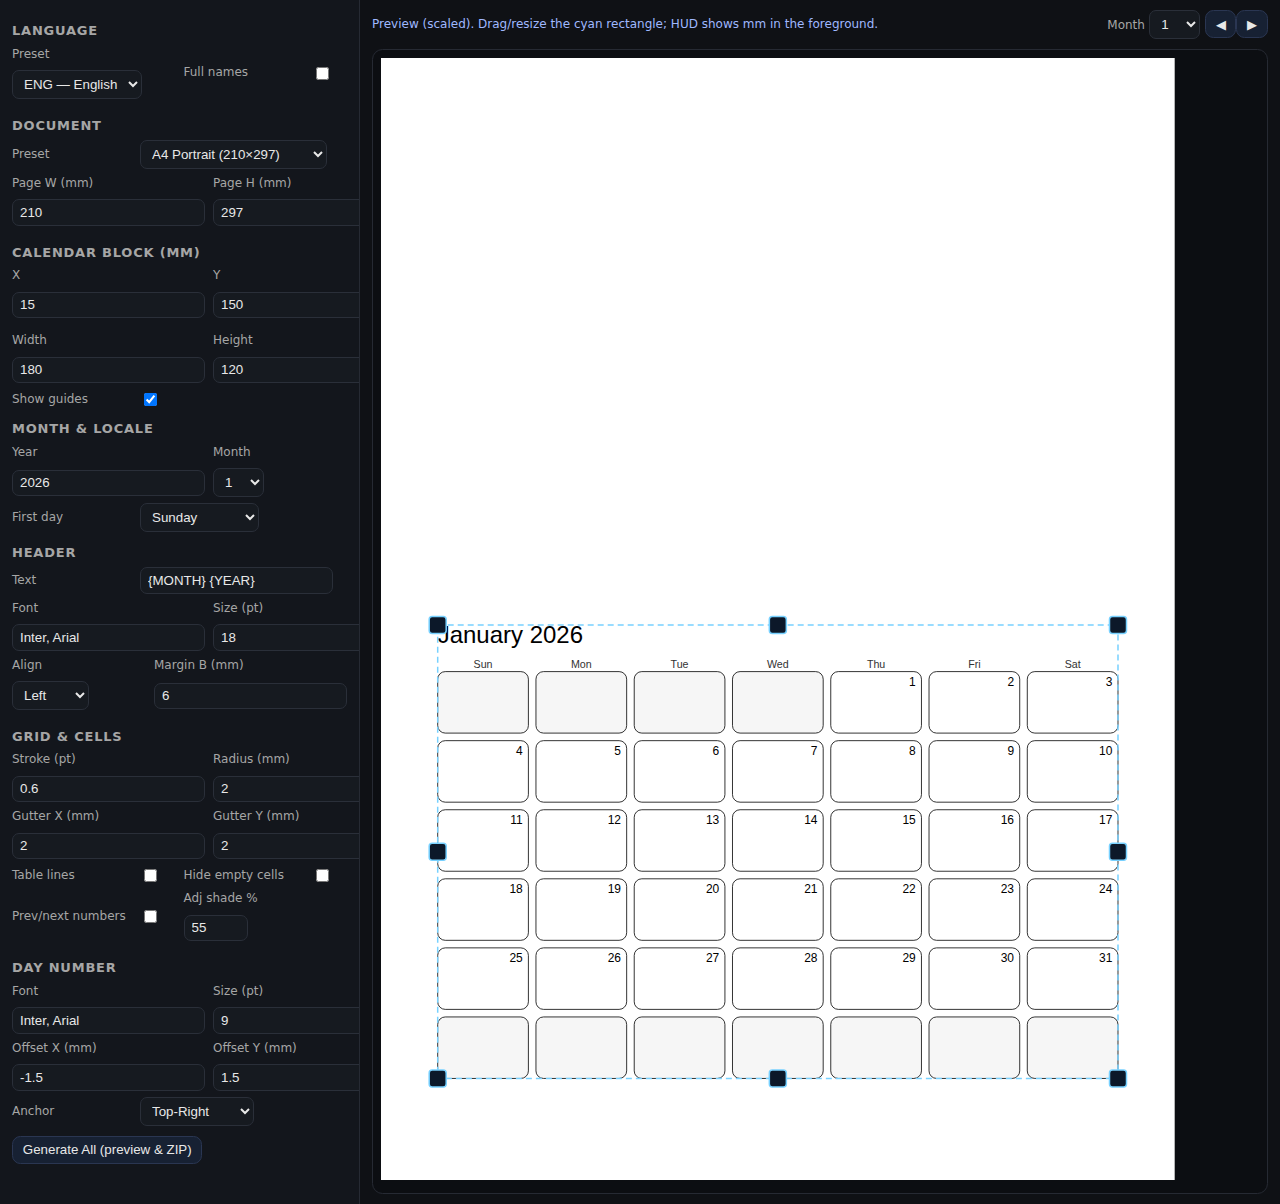
<file: index.html>
<!doctype html>
<html lang="en">
<head>
<meta charset="utf-8" />
<title>Calendar Maker — presets, draggable, ZIP export</title>
<meta name="viewport" content="width=device-width, initial-scale=1" />
<style>
  :root{
    --bg:#0f1115; --fg:#e8e8e8; --muted:#a6a6a6; --panel:#13161c; --line:#262a33;
    --accent:#5aa9ff; --guide:#78d1ff; --hud:#ffe16b;
  }
  html,body{margin:0;height:100%;background:var(--bg);color:var(--fg);font:14px/1.35 system-ui,-apple-system,Segoe UI,Roboto,Helvetica,Arial,sans-serif}
  .app{display:grid;grid-template-columns:360px 1fr;min-height:100vh}
  aside{background:var(--panel);border-right:1px solid var(--line);padding:10px 12px;overflow:auto}
  main{display:flex;flex-direction:column;gap:10px;padding:10px 12px}
  h2{font-size:13px;color:var(--muted);margin:12px 0 6px;text-transform:uppercase;letter-spacing:.06em}
  .row{display:flex;gap:8px;align-items:center;margin-bottom:6px;flex-wrap:wrap}
  label{min-width:120px;color:var(--muted);font-size:12px}
  input[type="number"],input[type="text"],select{background:#161a20;color:var(--fg);border:1px solid #2a2f39;border-radius:.5rem;padding:.35rem .5rem;min-width:0}
  input[type="checkbox"]{transform:translateY(1px)}
  .grid2{display:grid;grid-template-columns:1fr 1fr;gap:8px}
  .btns{display:flex;gap:8px;flex-wrap:wrap;margin:10px 0}
  button{background:#172133;color:var(--fg);border:1px solid #2a3652;border-radius:.6rem;padding:.4rem .7rem;cursor:pointer}
  button:active{transform:translateY(1px)}
  .preview-wrap{position:relative;background:#0c0e12;border:1px solid var(--line);border-radius:.75rem;padding:8px;overflow:auto}
  .bar{display:flex;gap:8px;align-items:center;justify-content:space-between}
  .hint{color:#9fb8ff;font-size:12px}
  .guide{stroke:var(--guide);stroke-width:1.5;stroke-dasharray:6 4;fill:none}
  .handle{fill:#0c1829;stroke:var(--guide);stroke-width:1.5}
  .hud{position:absolute;z-index:10;background:var(--hud);color:#000;padding:2px 6px;border-radius:.35rem;font-size:12px;border:1px solid #b89c2a;pointer-events:none}
</style>
</head>
<body>
<div class="app">
  <aside>
    <h2>Language</h2>
    <div class="grid2">
      <div class="row"><label>Preset</label>
        <select id="lang">
          <option value="ENG">ENG — English</option>
          <option value="CZE">CZE — Čeština</option>
          <option value="JA">JA — 日本語</option>
        </select>
      </div>
      <div class="row"><label>Full names</label><input id="fullNames" type="checkbox"></div>
    </div>

    <h2>Document</h2>
    <div class="row">
      <label>Preset</label>
      <select id="pagePreset">
        <option value="A4P">A4 Portrait (210×297)</option>
        <option value="A4L">A4 Landscape (297×210)</option>
        <option value="A5P">A5 Portrait (148×210)</option>
        <option value="A5L">A5 Landscape (210×148)</option>
        <option value="B5P">B5 Portrait (176×250)</option>
        <option value="B5L">B5 Landscape (250×176)</option>
        <option value="B4P">B4 Portrait (250×353)</option>
        <option value="B4L">B4 Landscape (353×250)</option>
        <option value="CUSTOM">Custom (mm)</option>
      </select>
    </div>
    <div class="grid2">
      <div class="row"><label>Page W (mm)</label><input id="pageW" type="number" value="210" step="1"></div>
      <div class="row"><label>Page H (mm)</label><input id="pageH" type="number" value="297" step="1"></div>
    </div>

    <h2>Calendar Block (mm)</h2>
    <div class="grid2">
      <div class="row"><label>X</label><input id="calX" type="number" value="15" step=".5"></div>
      <div class="row"><label>Y</label><input id="calY" type="number" value="150" step=".5"></div>
      <div class="row"><label>Width</label><input id="calW" type="number" value="180" step=".5"></div>
      <div class="row"><label>Height</label><input id="calH" type="number" value="120" step=".5"></div>
    </div>
    <div class="row"><label>Show guides</label><input id="showGuides" type="checkbox" checked></div>

    <h2>Month & Locale</h2>
    <div class="grid2">
      <div class="row"><label>Year</label><input id="year" type="number" value="2026"></div>
      <div class="row"><label>Month</label>
        <select id="month">
          <option value="0">1</option><option value="1">2</option><option value="2">3</option><option value="3">4</option>
          <option value="4">5</option><option value="5">6</option><option value="6">7</option><option value="7">8</option>
          <option value="8">9</option><option value="9">10</option><option value="10">11</option><option value="11">12</option>
        </select>
      </div>
    </div>
    <div class="row"><label>First day</label>
      <select id="firstDay"><option value="0">Sunday</option><option value="1">Monday (ISO)</option></select>
    </div>

    <h2>Header</h2>
    <div class="row"><label>Text</label><input id="hdrText" type="text" value="{MONTH} {YEAR}"></div>
    <div class="grid2">
      <div class="row"><label>Font</label><input id="hdrFont" type="text" value="Inter, Arial"></div>
      <div class="row"><label>Size (pt)</label><input id="hdrSize" type="number" value="18" step=".5"></div>
    </div>
    <div class="grid2">
      <div class="row"><label>Align</label>
        <select id="hdrAlign"><option value="left">Left</option><option value="center">Center</option><option value="right">Right</option></select>
      </div>
      <div class="row"><label>Margin B (mm)</label><input id="hdrGap" type="number" value="6" step=".5"></div>
    </div>

    <h2>Grid & Cells</h2>
    <div class="grid2">
      <div class="row"><label>Stroke (pt)</label><input id="cellStrokePt" type="number" value="0.6" step=".1"></div>
      <div class="row"><label>Radius (mm)</label><input id="cellRadius" type="number" value="2" step=".2"></div>
    </div>
    <div class="grid2">
      <div class="row"><label>Gutter X (mm)</label><input id="gutX" type="number" value="2" step=".2"></div>
      <div class="row"><label>Gutter Y (mm)</label><input id="gutY" type="number" value="2" step=".2"></div>
    </div>
    <div class="grid2">
      <div class="row"><label>Table lines</label><input id="tableLines" type="checkbox"></div>
      <div class="row"><label>Hide empty cells</label><input id="hideEmpty" type="checkbox"></div>
    </div>
    <div class="grid2">
      <div class="row"><label>Prev/next numbers</label><input id="showAdj" type="checkbox"></div>
      <div class="row"><label>Adj shade %</label><input id="adjAlpha" type="number" value="55" min="10" max="90" step="5"></div>
    </div>

    <h2>Day Number</h2>
    <div class="grid2">
      <div class="row"><label>Font</label><input id="dayFont" type="text" value="Inter, Arial"></div>
      <div class="row"><label>Size (pt)</label><input id="daySizePt" type="number" value="9" step=".5"></div>
    </div>
    <div class="grid2">
      <div class="row"><label>Offset X (mm)</label><input id="dayOffX" type="number" value="-1.5" step=".2"></div>
      <div class="row"><label>Offset Y (mm)</label><input id="dayOffY" type="number" value="1.5" step=".2"></div>
    </div>
    <div class="row"><label>Anchor</label>
      <select id="dayAnchor">
        <option value="top-right">Top-Right</option>
        <option value="top-left">Top-Left</option>
        <option value="center">Center</option>
        <option value="bottom-right">Bottom-Right</option>
      </select>
    </div>

    <div class="btns">
      <button id="generate">Generate All (preview & ZIP)</button>
    </div>
  </aside>

  <main>
    <div class="bar">
      <span class="hint">Preview (scaled). Drag/resize the cyan rectangle; HUD shows mm in the foreground.</span>
      <div>
        <label>Month</label>
        <select id="monthTop"></select>
        <button id="prevM">◀</button><button id="nextM">▶</button>
      </div>
    </div>
    <div class="preview-wrap" id="preview"><div id="hud" class="hud" style="display:none"></div></div>
  </main>
</div>

<script>
/* ===== utils ===== */
const PX_PER_MM=96/25.4, mm=v=>v*PX_PER_MM, ptToPx=pt=>pt*(96/72);
const clamp=(x,a,b)=>Math.min(b,Math.max(a,x)), r1=v=>Math.round(v*10)/10;
function isLeap(y){return(y%4===0&&y%100!==0)||(y%400===0)}
function daysInMonth(y,m){return[31,isLeap(y)?29:28,31,30,31,30,31,31,30,31,30,31][m]}
function firstWeekday(y,m,f){const d=new Date(y,m,1).getDay();return(d-f+7)%7}

/* ===== language ===== */
const MONTH_EN=["January","February","March","April","May","June","July","August","September","October","November","December"];
const MONTH_CZ=["Leden","Únor","Březen","Duben","Květen","Červen","Červenec","Srpen","Září","Říjen","Listopad","Prosinec"];
const MONTH_JA=["1月","2月","3月","4月","5月","6月","7月","8月","9月","10月","11月","12月"];
const WD_EN_S=["Sun","Mon","Tue","Wed","Thu","Fri","Sat"], WD_EN_F=["Sunday","Monday","Tuesday","Wednesday","Thursday","Friday","Saturday"];
const WD_CZ_S=["Ne","Po","Út","St","Čt","Pá","So"],       WD_CZ_F=["Neděle","Pondělí","Úterý","Středa","Čtvrtek","Pátek","Sobota"];
const WD_JA_S=["日","月","火","水","木","金","土"],         WD_JA_F=["日曜日","月曜日","火曜日","水曜日","木曜日","金曜日","土曜日"];
function monthsByLang(lang){return lang==="ENG"?MONTH_EN:lang==="CZE"?MONTH_CZ:MONTH_JA}
function weekdaysByLang(lang,full){
  return (lang==="ENG"?(full?WD_EN_F:WD_EN_S):lang==="CZE"?(full?WD_CZ_F:WD_CZ_S):(full?WD_JA_F:WD_JA_S)).slice();
}

/* ===== state ===== */
const state={
  lang:"ENG", fullNames:false,
  pageW:210,pageH:297,preset:"A4P",
  year:(new Date()).getFullYear(), month:(new Date()).getMonth(), firstDay:0,
  calX:15,calY:150,calW:180,calH:120,showGuides:true,
  hdrText:"{MONTH} {YEAR}",hdrFont:"Inter, Arial",hdrSizePt:18,hdrAlign:"left",hdrGap:6,
  cellStrokePt:0.6,cellRadius:2,gutX:2,gutY:2,
  tableLines:false,hideEmpty:false,showAdj:false,adjAlpha:55,
  dayFont:"Inter, Arial",daySizePt:9,dayOffX:-1.5,dayOffY:1.5,dayAnchor:"top-right"
};

const $=id=>document.getElementById(id);
const previewHost=$("preview");
let hud=$("hud");

/* ===== bind (live) ===== */
function bindNum(id,key){const e=$(id);const fn=()=>{state[key]=parseFloat(e.value)||0;render()};e.addEventListener("input",fn);state[key]=parseFloat(e.value)||state[key]}
function bindTxt(id,key){const e=$(id);const fn=()=>{state[key]=e.value;render()};e.addEventListener("input",fn);state[key]=e.value}
function bindSel(id,key,intMode){const e=$(id);const fn=()=>{state[key]=intMode?parseInt(e.value):e.value;render()};e.addEventListener("change",fn);state[key]=intMode?parseInt(e.value):e.value}
function bindChk(id,key){const e=$(id);const fn=()=>{state[key]=e.checked;render()};e.addEventListener("change",fn);state[key]=e.checked}

(function wire(){
  bindSel("lang","lang"); bindChk("fullNames","fullNames");

  bindSel("pagePreset","preset");
  $("pagePreset").addEventListener("change",()=>{
    const p=$("pagePreset").value, map={A4P:[210,297],A4L:[297,210],A5P:[148,210],A5L:[210,148],B5P:[176,250],B5L:[250,176],B4P:[250,353],B4L:[353,250]};
    if(map[p]){$("pageW").value=map[p][0];$("pageH").value=map[p][1];state.pageW=map[p][0];state.pageH=map[p][1];render()}
  });
  bindNum("pageW","pageW"); bindNum("pageH","pageH");

  ["calX","calY","calW","calH"].forEach(k=>bindNum(k,k));
  bindChk("showGuides","showGuides");

  bindNum("year","year"); bindSel("month","month",true); bindSel("firstDay","firstDay",true);

  const mt=$("monthTop");
  mt.innerHTML=Array.from({length:12},(_,i)=>'<option value="'+i+'">'+(i+1)+'</option>').join('');
  mt.value=state.month; $("month").value=state.month;
  mt.addEventListener("change",()=>{state.month=parseInt(mt.value);$("month").value=state.month;render()});
  $("prevM").onclick=()=>{state.month=(state.month+11)%12;mt.value=state.month;$("month").value=state.month;render()};
  $("nextM").onclick=()=>{state.month=(state.month+1)%12;mt.value=state.month;$("month").value=state.month;render()};

  bindTxt("hdrText","hdrText"); bindTxt("hdrFont","hdrFont");
  bindNum("hdrSize","hdrSizePt"); bindSel("hdrAlign","hdrAlign"); bindNum("hdrGap","hdrGap");

  bindNum("cellStrokePt","cellStrokePt"); bindNum("cellRadius","cellRadius");
  bindNum("gutX","gutX"); bindNum("gutY","gutY");
  bindChk("tableLines","tableLines"); bindChk("hideEmpty","hideEmpty");
  bindChk("showAdj","showAdj"); bindNum("adjAlpha","adjAlpha");

  bindTxt("dayFont","dayFont"); bindNum("daySizePt","daySizePt");
  bindNum("dayOffX","dayOffX"); bindNum("dayOffY","dayOffY"); bindSel("dayAnchor","dayAnchor");

  $("generate").onclick=()=>openPreviewAndZip();
})();

/* ===== helpers ===== */
function weekdayRow(){
  const base=weekdaysByLang(state.lang,state.fullNames);
  if(state.firstDay===0) return base;
  const copy=base.slice(0); copy.push(copy.shift()); return copy; // rotate Sun->end
}

/* ===== building SVG ===== */
function buildMonthSVG(y,mIdx,{exportMode}){
  const svgns="http://www.w3.org/2000/svg";
  const svg=document.createElementNS(svgns,"svg");
  svg.setAttribute("xmlns","http://www.w3.org/2000/svg");
  svg.setAttribute("width",state.pageW+"mm"); svg.setAttribute("height",state.pageH+"mm");
  svg.setAttribute("viewBox","0 0 "+mm(state.pageW)+" "+mm(state.pageH));

  const page=document.createElementNS(svgns,"rect");
  page.setAttribute("x",0);page.setAttribute("y",0);
  page.setAttribute("width",mm(state.pageW));page.setAttribute("height",mm(state.pageH));
  page.setAttribute("fill","#ffffff"); svg.appendChild(page);

  const g=document.createElementNS(svgns,"g");
  g.setAttribute("transform","translate("+mm(state.calX)+","+mm(state.calY)+")");
  svg.appendChild(g);

  const months=monthsByLang(state.lang);
  const title=(state.hdrText||"").replace("{MONTH}",months[mIdx]).replace("{YEAR}",String(y));
  const hdr=document.createElementNS(svgns,"text");
  hdr.setAttribute("font-family",state.hdrFont);
  hdr.setAttribute("font-size",ptToPx(state.hdrSizePt));
  hdr.setAttribute("dominant-baseline","hanging"); hdr.setAttribute("fill","#000");
  let tx=0,ta="start"; if(state.hdrAlign==="center"){tx=mm(state.calW)/2;ta="middle"} else if(state.hdrAlign==="right"){tx=mm(state.calW);ta="end"}
  hdr.setAttribute("x",tx); hdr.setAttribute("y",0); hdr.setAttribute("text-anchor",ta); hdr.textContent=title; g.appendChild(hdr);

  const hdrGapPx=mm(state.hdrGap);
  const gridY0=ptToPx(state.hdrSizePt)+hdrGapPx;

  const cols=7, rows=6;
  const gutX=mm(state.gutX), gutY=mm(state.gutY);
  const gridW=mm(state.calW), gridH=mm(state.calH)-gridY0;
  const cellW=(gridW-gutX*(cols-1))/cols, cellH=(gridH-gutY*(rows-1))/rows;

  weekdayRow().forEach((d,i)=>{
    const t=document.createElementNS(svgns,"text");
    t.setAttribute("x", i*(cellW+gutX)+cellW/2);
    t.setAttribute("y", gridY0 - (gutY>2?gutY/2:2));
    t.setAttribute("font-family",state.dayFont);
    t.setAttribute("font-size", ptToPx(state.fullNames?9.5:8));
    t.setAttribute("fill","#333"); t.setAttribute("text-anchor","middle");
    t.textContent=d; g.appendChild(t);
  });

  const startOff=firstWeekday(y,mIdx,state.firstDay);
  const days=daysInMonth(y,mIdx);
  const daysPrev=daysInMonth(y-(mIdx===0?1:0),(mIdx+11)%12);
  let n=1,trailing=1;

  if(state.tableLines){
    const border=document.createElementNS(svgns,"rect");
    border.setAttribute("x",0);border.setAttribute("y",gridY0);
    border.setAttribute("width",gridW);border.setAttribute("height",gridH);
    border.setAttribute("fill","none"); border.setAttribute("stroke","#000");
    border.setAttribute("stroke-width",ptToPx(state.cellStrokePt)); g.appendChild(border);
    for(let c=1;c<cols;c++){
      const x=c*(cellW+gutX)-gutX/2;
      const v=document.createElementNS(svgns,"line");
      v.setAttribute("x1",x);v.setAttribute("y1",gridY0);v.setAttribute("x2",x);v.setAttribute("y2",gridY0+gridH);
      v.setAttribute("stroke","#000");v.setAttribute("stroke-width",ptToPx(state.cellStrokePt)); g.appendChild(v);
    }
    for(let r=1;r<rows;r++){
      const yLine=gridY0+r*(cellH+gutY)-gutY/2;
      const h=document.createElementNS(svgns,"line");
      h.setAttribute("x1",0);h.setAttribute("y1",yLine);h.setAttribute("x2",gridW);h.setAttribute("y2",yLine);
      h.setAttribute("stroke","#000");h.setAttribute("stroke-width",ptToPx(state.cellStrokePt)); g.appendChild(h);
    }
  }

  for(let r=0;r<rows;r++){
    for(let c=0;c<cols;c++){
      const idx=r*cols+c, x=c*(cellW+gutX), yCell=gridY0+r*(cellH+gutY);
      let active=false,label="",adj=false;
      if(idx<startOff){ if(!(state.hideEmpty&&!state.showAdj)){ if(state.showAdj){label=String(daysPrev-(startOff-1-idx)); adj=true;} } }
      else if(n<=days){ active=true; label=String(n++); }
      else { if(!(state.hideEmpty&&!state.showAdj)){ if(state.showAdj){label=String(trailing++); adj=true;} } }

      if(!state.tableLines && (!state.hideEmpty || active || state.showAdj)){
        const rect=document.createElementNS(svgns,"rect");
        rect.setAttribute("x",x);rect.setAttribute("y",yCell);
        rect.setAttribute("width",cellW);rect.setAttribute("height",cellH);
        rect.setAttribute("rx",mm(state.cellRadius));
        rect.setAttribute("fill",active?"#ffffff":"#f6f6f6");
        rect.setAttribute("stroke",state.cellStrokePt>0?"#000":"none");
        rect.setAttribute("stroke-width",ptToPx(state.cellStrokePt));
        g.appendChild(rect);
      }

      if(label){
        const dn=document.createElementNS(svgns,"text");
        dn.setAttribute("font-family",state.dayFont);
        dn.setAttribute("font-size",ptToPx(state.daySizePt));
        dn.setAttribute("fill", adj?("rgba(0,0,0,"+(clamp(state.adjAlpha,10,90)/100)+")"):"#000");
        const dx=mm(state.dayOffX), dy=mm(state.dayOffY);
        let ax,ay,anch=state.dayAnchor;
        if(anch==="top-right"){ax=x+cellW+dx;ay=yCell+dy;dn.setAttribute("text-anchor","end");dn.setAttribute("dominant-baseline","hanging")}
        else if(anch==="top-left"){ax=x+dx;ay=yCell+dy;dn.setAttribute("text-anchor","start");dn.setAttribute("dominant-baseline","hanging")}
        else if(anch==="center"){ax=x+cellW/2+dx;ay=yCell+cellH/2+dy;dn.setAttribute("text-anchor","middle");dn.setAttribute("dominant-baseline","middle")}
        else {ax=x+cellW+dx;ay=yCell+cellH+dy;dn.setAttribute("text-anchor","end");dn.setAttribute("dominant-baseline","ideographic")}
        dn.setAttribute("x",ax);dn.setAttribute("y",ay); dn.textContent=label; g.appendChild(dn);
      }
    }
  }

  if(state.showGuides && !exportMode){
    const ov=document.createElementNS(svgns,"g");
    ov.setAttribute("transform","translate("+mm(state.calX)+","+mm(state.calY)+")");

    /* big transparent hit-rect so you can drag from anywhere */
    const hit=document.createElementNS(svgns,"rect");
    hit.setAttribute("x",-mm(4)); hit.setAttribute("y",-mm(4));
    hit.setAttribute("width",mm(state.calW)+mm(8)); hit.setAttribute("height",mm(state.calH)+mm(8));
    hit.setAttribute("fill","rgba(0,0,0,0)"); hit.style.cursor="move"; hit.dataset.role="move";
    ov.appendChild(hit);

    /* visible dashed rect */
    const moveRect=document.createElementNS(svgns,"rect");
    moveRect.setAttribute("x",0);moveRect.setAttribute("y",0);
    moveRect.setAttribute("width",mm(state.calW));moveRect.setAttribute("height",mm(state.calH));
    moveRect.setAttribute("class","guide"); moveRect.dataset.role="move"; moveRect.style.cursor="move";
    ov.appendChild(moveRect);

    const size=mm(4.5);
    const pos=[["nw",0,0],["n",mm(state.calW)/2,0],["ne",mm(state.calW),0],
      ["w",0,mm(state.calH)/2],["e",mm(state.calW),mm(state.calH)/2],
      ["sw",0,mm(state.calH)],["s",mm(state.calW)/2,mm(state.calH)],["se",mm(state.calW),mm(state.calH)]];
    for(let i=0;i<pos.length;i++){
      const p=pos[i], h=document.createElementNS(svgns,"rect");
      h.setAttribute("x",p[1]-size/2); h.setAttribute("y",p[2]-size/2);
      h.setAttribute("width",size); h.setAttribute("height",size); h.setAttribute("rx",mm(0.8));
      h.setAttribute("class","handle"); h.dataset.role=p[0];
      h.style.cursor=({"nw":"nwse-resize","se":"nwse-resize","ne":"nesw-resize","sw":"nesw-resize","n":"ns-resize","s":"ns-resize","w":"ew-resize","e":"ew-resize"})[p[0]];
      ov.appendChild(h);
    }
    svg.appendChild(ov);
    wireDrag(svg,ov);
  }

  return svg;
}

/* render */
function render(){
  previewHost.innerHTML='<div id="hud" class="hud" style="display:none"></div>';
  hud=$("hud");
  const svg=buildMonthSVG(state.year,state.month,{exportMode:false});
  svg.style.maxWidth="100%"; svg.style.height="auto";
  previewHost.appendChild(svg);
}

/* dragging */
function wireDrag(svg,ov){
  let active=null;
  const onDown=(e)=>{
    const role=(e.target&&e.target.dataset)?e.target.dataset.role:null; if(!role)return;
    e.preventDefault(); svg.setPointerCapture(e.pointerId);
    active={role:role,mx:e.clientX,my:e.clientY,start:{x:state.calX,y:state.calY,w:state.calW,h:state.calH}};
    hud.style.display="block";
  };
  const onMove=(e)=>{
    if(!active)return;
    const dxmm=(e.clientX-active.mx)/PX_PER_MM, dymm=(e.clientY-active.my)/PX_PER_MM;
    let x=active.start.x, y=active.start.y, w=active.start.w, h=active.start.h;
    const minW=10,minH=10;
    if(active.role==="move"){x+=dxmm;y+=dymm}
    else if(active.role==="e"){w=clamp(w+dxmm,minW,9999)}
    else if(active.role==="w"){x+=dxmm;w=clamp(w-dxmm,minW,9999)}
    else if(active.role==="s"){h=clamp(h+dymm,minH,9999)}
    else if(active.role==="n"){y+=dymm;h=clamp(h-dymm,minH,9999)}
    else if(active.role==="se"){w=clamp(w+dxmm,minW,9999);h=clamp(h+dymm,minH,9999)}
    else if(active.role==="ne"){w=clamp(w+dxmm,minW,9999);y+=dymm;h=clamp(h-dymm,minH,9999)}
    else if(active.role==="sw"){x+=dxmm;w=clamp(w-dxmm,minW,9999);h=clamp(h+dymm,minH,9999)}
    else if(active.role==="nw"){x+=dxmm;y+=dymm;w=clamp(w-dxmm,minW,9999);h=clamp(h-dymm,minH,9999)}
    x=clamp(x,0,state.pageW-w); y=clamp(y,0,state.pageH-h);

    state.calX=r1(x); state.calY=r1(y); state.calW=r1(w); state.calH=r1(h);
    $("calX").value=state.calX; $("calY").value=state.calY; $("calW").value=state.calW; $("calH").value=state.calH;

    ov.setAttribute("transform","translate("+mm(state.calX)+","+mm(state.calY)+")");
    const mover=ov.querySelector('rect.guide');
    mover.setAttribute("width",mm(state.calW)); mover.setAttribute("height",mm(state.calH));
    const wpx=mm(state.calW), hpx=mm(state.calH), size=mm(4.5);
    const handles=ov.querySelectorAll('.handle');
    for(let i=0;i<handles.length;i++){
      const role=handles[i].dataset.role; let hx=0,hy=0;
      if(role.indexOf("e")!==-1)hx=wpx; if(role.indexOf("w")!==-1)hx=0;
      if(role==="n"||role==="s")hx=wpx/2;
      if(role.indexOf("s")!==-1)hy=hpx; if(role.indexOf("n")!==-1)hy=0;
      if(role==="w"||role==="e")hy=hpx/2;
      handles[i].setAttribute("x",hx-size/2); handles[i].setAttribute("y",hy-size/2);
    }

    const vb=previewHost.getBoundingClientRect();
    hud.textContent="X:"+state.calX+" Y:"+state.calY+"  W:"+state.calW+" H:"+state.calH+" mm";
    hud.style.left=(e.clientX - vb.left + previewHost.scrollLeft + 12)+"px";
    hud.style.top =(e.clientY - vb.top  + previewHost.scrollTop  + 12)+"px";
  };
  const onUp=()=>{active=null;hud.style.display="none";render()};

  /* listen on the overlay group so both hit-rect and guide rect work */
  ov.addEventListener("pointerdown",onDown);
  svg.addEventListener("pointermove",onMove);
  svg.addEventListener("pointerup",onUp);
}

/* export / preview tab + ZIP via DOM (no document.write) */
function serializeSVG(svg){return'<?xml version="1.0" encoding="UTF-8"?>\n'+new XMLSerializer().serializeToString(svg)}
function buildSVGString(y,m){return serializeSVG(buildMonthSVG(y,m,{exportMode:true}))}

function openPreviewAndZip(){
  const w=window.open("","_blank"); if(!w){alert("Popup blocked.");return}
  w.document.title="Calendar "+state.year+" — Preview";
  const style=w.document.createElement("style");
  style.textContent='body{font:14px/1.3 system-ui;background:#111;color:#eee;margin:0}'
    +'.bar{position:sticky;top:0;background:#111;padding:10px;border-bottom:1px solid #333;display:flex;gap:8px;align-items:center}'
    +'button{background:#1b2a45;color:#fff;border:1px solid #2e4a7a;border-radius:6px;padding:6px 10px;cursor:pointer}'
    +'.wrap{padding:10px 12px}.page{background:#fff;margin:12px auto;box-shadow:0 2px 12px rgba(0,0,0,.35);border:1px solid #ddd}';
  w.document.head.appendChild(style);

  const bar=w.document.createElement("div"); bar.className="bar";
  const btn=w.document.createElement("button"); btn.id="dl"; btn.textContent="Download ZIP (12 SVG)";
  bar.appendChild(btn); w.document.body.appendChild(bar);
  const wrap=w.document.createElement("div"); wrap.className="wrap"; wrap.id="wrap"; w.document.body.appendChild(wrap);

  // render pages immediately
  for(let m=0;m<12;m++){
    const svgStr=buildSVGString(state.year,m);
    const div=w.document.createElement("div");
    div.className="page"; div.style.width=(state.pageW*3)+"px";
    div.innerHTML=svgStr;
    wrap.appendChild(div);
  }

  // inject JSZip via script tag, then wire click
  const script=w.document.createElement("script");
  script.src="https://cdn.jsdelivr.net/npm/jszip@3.10.1/dist/jszip.min.js";
  script.onload=()=>{
    btn.onclick=async ()=>{
      const zip=new w.JSZip();
      const months=monthsByLang(state.lang);
      for(let m=0;m<12;m++){
        zip.file(String(m+1).padStart(2,"0")+'_'+months[m]+'_'+state.year+'.svg', buildSVGString(state.year,m));
      }
      const blob=await zip.generateAsync({type:"blob"});
      const url=w.URL.createObjectURL(blob);
      const a=w.document.createElement("a"); a.href=url; a.download='Calendar_'+state.year+'.zip';
      w.document.body.appendChild(a); a.click(); a.remove(); w.URL.revokeObjectURL(url);
    };
  };
  script.onerror=()=>{
    btn.disabled=true;
    btn.textContent="ZIP unavailable (CDN blocked)";
  };
  w.document.head.appendChild(script);
}

/* go */
render();
</script>
</body>
</html>
</file>
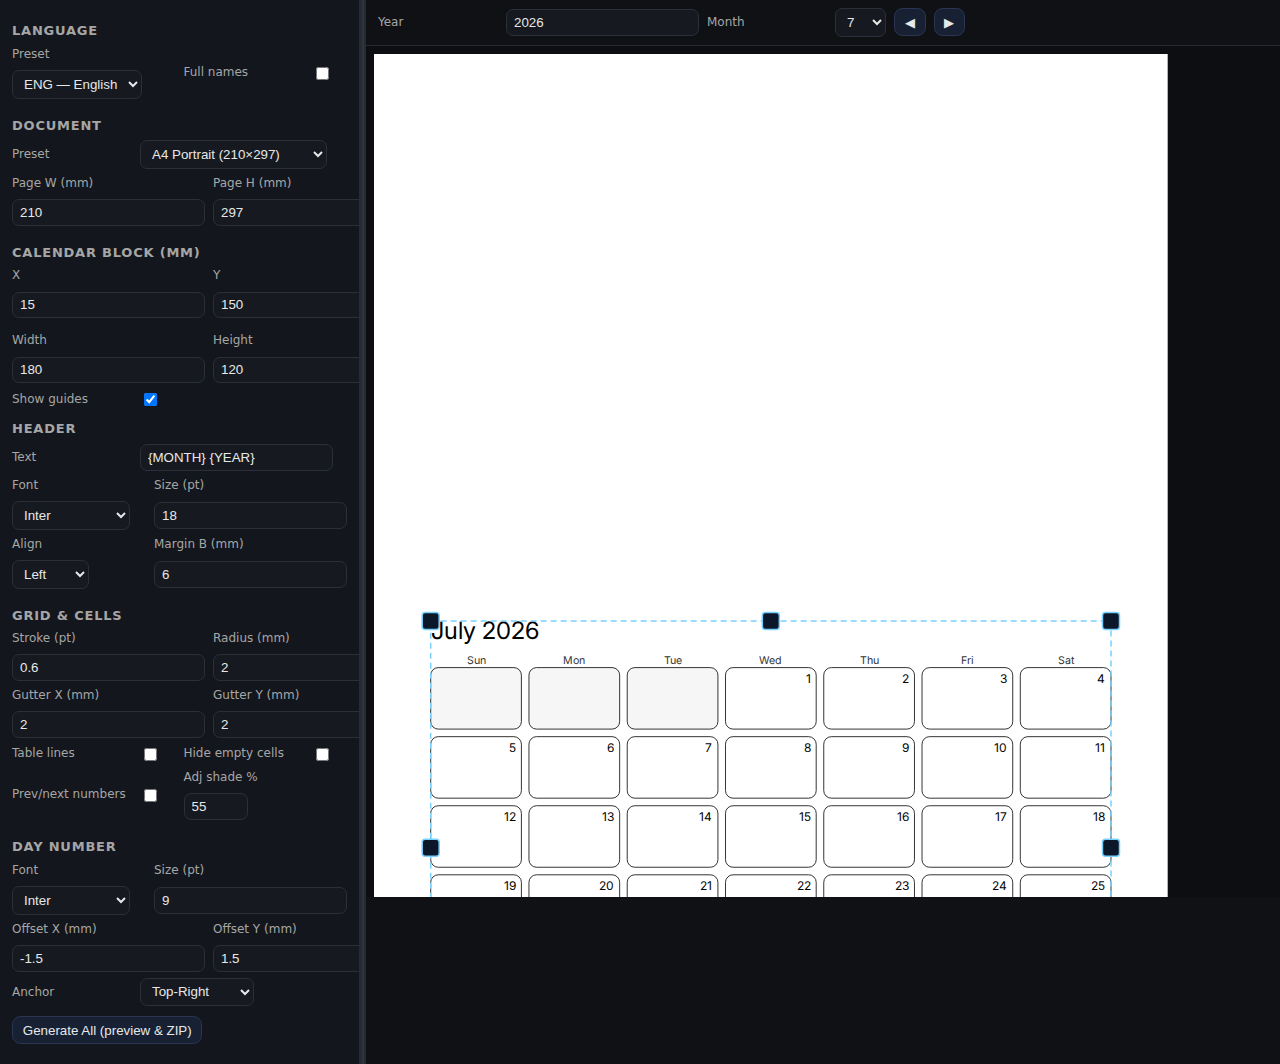
<file: BKP/A/index.html>
<!doctype html>
<html lang="en">
<head>
  <meta charset="utf-8" />
  <title>Calendar Maker</title>
  <meta name="viewport" content="width=device-width, initial-scale=1" />
  <!-- Fonts for good defaults -->
  <link rel="preconnect" href="https://fonts.googleapis.com">
  <link rel="preconnect" href="https://fonts.gstatic.com" crossorigin>
  <link href="https://fonts.googleapis.com/css2?family=Inter:wght@400;600&family=Noto+Sans+JP:wght@400;700&display=swap" rel="stylesheet">
  <link href="styles.css" rel="stylesheet" />
</head>
<body>
  <div id="app" class="app">
    <!-- Left: settings (independent scroll) -->
    <aside id="settings" class="settings scroll">
      <div class="settings-inner">
        <section>
          <h2>Language</h2>
          <div class="grid2">
            <div class="row"><label>Preset</label>
              <select id="lang">
                <option value="ENG">ENG — English</option>
                <option value="CZE">CZE — Čeština</option>
                <option value="JA">JA — 日本語</option>
              </select>
            </div>
            <div class="row"><label>Full names</label><input id="fullNames" type="checkbox"></div>
          </div>
        </section>

        <section>
          <h2>Document</h2>
          <div class="row">
            <label>Preset</label>
            <select id="pagePreset">
              <option value="A4P">A4 Portrait (210×297)</option>
              <option value="A4L">A4 Landscape (297×210)</option>
              <option value="A5P">A5 Portrait (148×210)</option>
              <option value="A5L">A5 Landscape (210×148)</option>
              <option value="B5P">B5 Portrait (176×250)</option>
              <option value="B5L">B5 Landscape (250×176)</option>
              <option value="B4P">B4 Portrait (250×353)</option>
              <option value="B4L">B4 Landscape (353×250)</option>
              <option value="CUSTOM">Custom (mm)</option>
            </select>
          </div>
          <div class="grid2">
            <div class="row"><label>Page W (mm)</label><input id="pageW" type="number" value="210" step="1"></div>
            <div class="row"><label>Page H (mm)</label><input id="pageH" type="number" value="297" step="1"></div>
          </div>
        </section>

        <section>
          <h2>Calendar Block (mm)</h2>
          <div class="grid2">
            <div class="row"><label>X</label><input id="calX" type="number" value="15" step=".5"></div>
            <div class="row"><label>Y</label><input id="calY" type="number" value="150" step=".5"></div>
            <div class="row"><label>Width</label><input id="calW" type="number" value="180" step=".5"></div>
            <div class="row"><label>Height</label><input id="calH" type="number" value="120" step=".5"></div>
          </div>
          <div class="row"><label>Show guides</label><input id="showGuides" type="checkbox" checked></div>
        </section>

        <section>
          <h2>Header</h2>
          <div class="row"><label>Text</label><input id="hdrText" type="text" value="{MONTH} {YEAR}"></div>
          <div class="grid2">
            <div class="row"><label>Font</label>
              <select id="hdrFontSel">
                <option value="Inter, Arial">Inter</option>
                <option value="system-ui, -apple-system, Segoe UI, Roboto, Helvetica, Arial">System UI</option>
                <option value="Noto Sans JP, Inter, Arial">Noto Sans JP</option>
                <option value="Arial, Helvetica, sans-serif">Arial</option>
                <option value="Georgia, 'Times New Roman', serif">Georgia</option>
                <option value="'Times New Roman', Times, serif">Times</option>
                <option value="'Roboto Mono', Menlo, Consolas, monospace">Roboto Mono</option>
                <option value="__custom__">Custom…</option>
              </select>
            </div>
            <div class="row"><label>Size (pt)</label><input id="hdrSize" type="number" value="18" step=".5"></div>
          </div>
          <div class="row hidden" id="hdrFontCustomRow"><label>Custom font CSS</label><input id="hdrFontCustom" type="text" placeholder="e.g. 'MyFont, Arial'"></div>
          <div class="grid2">
            <div class="row"><label>Align</label>
              <select id="hdrAlign"><option value="left">Left</option><option value="center">Center</option><option value="right">Right</option></select>
            </div>
            <div class="row"><label>Margin B (mm)</label><input id="hdrGap" type="number" value="6" step=".5"></div>
          </div>
        </section>

        <section>
          <h2>Grid & Cells</h2>
          <div class="grid2">
            <div class="row"><label>Stroke (pt)</label><input id="cellStrokePt" type="number" value="0.6" step=".1"></div>
            <div class="row"><label>Radius (mm)</label><input id="cellRadius" type="number" value="2" step=".2"></div>
          </div>
          <div class="grid2">
            <div class="row"><label>Gutter X (mm)</label><input id="gutX" type="number" value="2" step=".2"></div>
            <div class="row"><label>Gutter Y (mm)</label><input id="gutY" type="number" value="2" step=".2"></div>
          </div>
          <div class="grid2">
            <div class="row"><label>Table lines</label><input id="tableLines" type="checkbox"></div>
            <div class="row"><label>Hide empty cells</label><input id="hideEmpty" type="checkbox"></div>
          </div>
          <div class="grid2">
            <div class="row"><label>Prev/next numbers</label><input id="showAdj" type="checkbox"></div>
            <div class="row"><label>Adj shade %</label><input id="adjAlpha" type="number" value="55" min="10" max="90" step="5"></div>
          </div>
        </section>

        <section>
          <h2>Day Number</h2>
          <div class="grid2">
            <div class="row"><label>Font</label>
              <select id="dayFontSel">
                <option value="Inter, Arial">Inter</option>
                <option value="Noto Sans JP, Inter, Arial">Noto Sans JP</option>
                <option value="Arial, Helvetica, sans-serif">Arial</option>
                <option value="Georgia, 'Times New Roman', serif">Georgia</option>
                <option value="'Roboto Mono', Menlo, Consolas, monospace">Roboto Mono</option>
                <option value="__custom__">Custom…</option>
              </select>
            </div>
            <div class="row"><label>Size (pt)</label><input id="daySizePt" type="number" value="9" step=".5"></div>
          </div>
          <div class="row hidden" id="dayFontCustomRow"><label>Custom font CSS</label><input id="dayFontCustom" type="text" placeholder="e.g. 'MyFont, Arial'"></div>
          <div class="grid2">
            <div class="row"><label>Offset X (mm)</label><input id="dayOffX" type="number" value="-1.5" step=".2"></div>
            <div class="row"><label>Offset Y (mm)</label><input id="dayOffY" type="number" value="1.5" step=".2"></div>
          </div>
          <div class="row"><label>Anchor</label>
            <select id="dayAnchor">
              <option value="top-right">Top-Right</option>
              <option value="top-left">Top-Left</option>
              <option value="center">Center</option>
              <option value="bottom-right">Bottom-Right</option>
            </select>
          </div>
        </section>

        <div class="btns">
          <button id="generate">Generate All (preview & ZIP)</button>
        </div>
      </div>
    </aside>

    <!-- Draggable divider -->
    <div id="splitter" class="splitter" title="Drag to resize settings"></div>

    <!-- Right: workspace -->
    <main id="workspace" class="workspace">
      <div class="topbar">
        <div class="nav">
          <label>Year</label><input id="yearTop" type="number" step="1" />
          <label>Month</label>
          <select id="monthTop"></select>
          <button id="prevM" aria-label="Previous month">◀</button>
          <button id="nextM" aria-label="Next month">▶</button>
        </div>
      </div>

      <div id="preview" class="preview">
        <div id="hud" class="hud" style="display:none"></div>
      </div>
    </main>
  </div>

  <script defer src="app.js"></script>
</body>
</html>
</file>
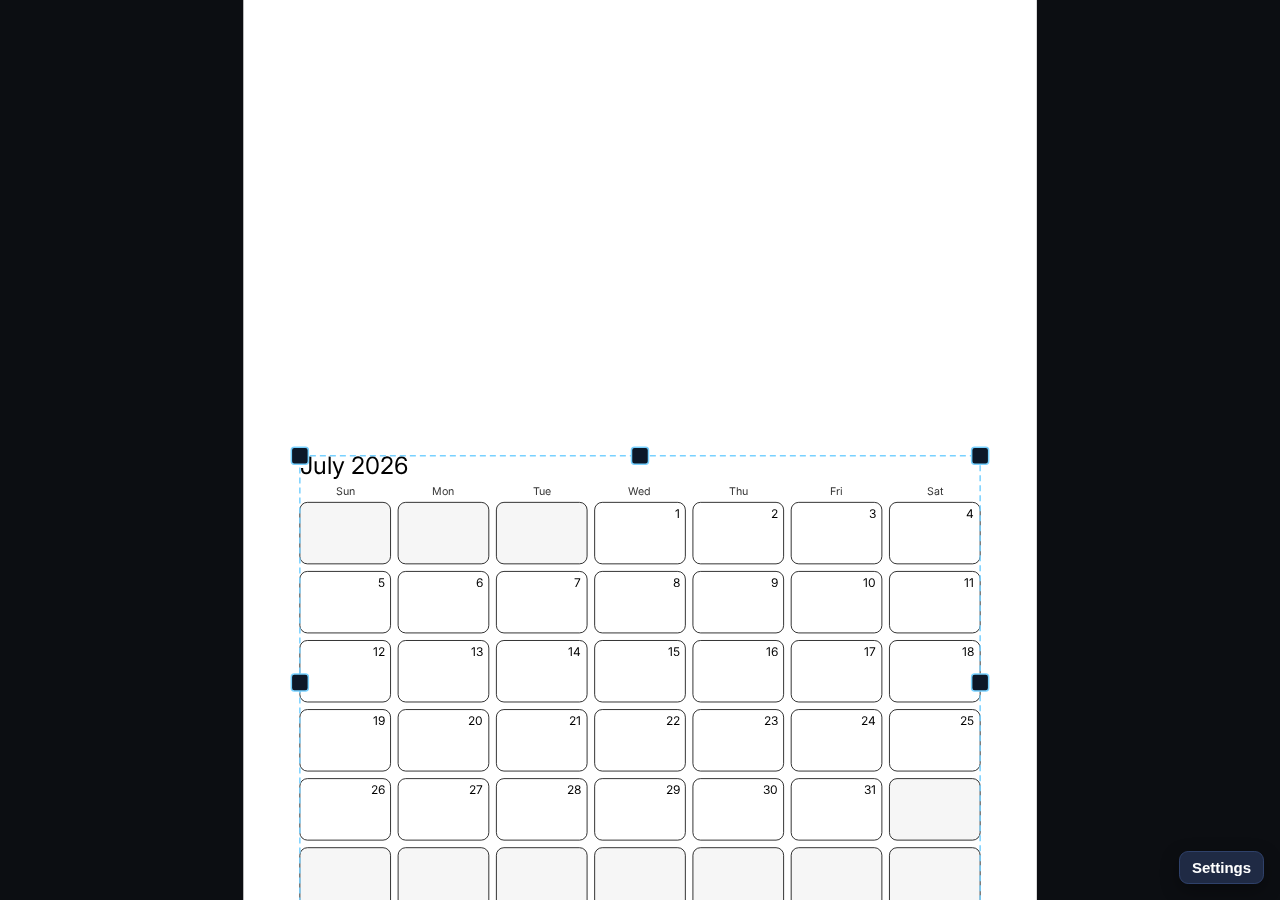
<file: BKP/B/index.html>
<!doctype html>
<html lang="en">
<head>
  <meta charset="utf-8" />
  <title>Darcal — Calendar Maker</title>
  <meta name="viewport" content="width=device-width, initial-scale=1" />
  <link rel="preconnect" href="https://fonts.googleapis.com">
  <link rel="preconnect" href="https://fonts.gstatic.com" crossorigin>
  <link href="https://fonts.googleapis.com/css2?family=Inter:wght@400;600&family=Noto+Sans+JP:wght@400;700&display=swap" rel="stylesheet">
  <link href="styles.css" rel="stylesheet" />
</head>
<body>
  <div id="preview" class="preview">
    <!-- ruler canvases (drawn dynamically) -->
    <canvas id="rulerTop" class="ruler ruler-top" width="0" height="0"></canvas>
    <canvas id="rulerLeft" class="ruler ruler-left" width="0" height="0"></canvas>
    <div id="hud" class="hud" style="display:none"></div>
  </div>

  <!-- Draggable Settings button (starts alone) -->
  <button id="settingsBtn" class="settings-btn" aria-label="Settings" title="Settings">Settings</button>

  <!-- Floating settings window (starts CLOSED) -->
  <div id="sheet" class="sheet" aria-hidden="true">
    <div class="sheet-card" role="dialog" aria-modal="false" aria-labelledby="sheetTitle">
      <div class="sheet-header" id="sheetDragHandle">
        <h1 id="sheetTitle">Settings</h1>
        <div class="sheet-actions">
          <button id="resetView" class="icon-btn" title="Reset view">⤾</button>
          <button id="closeSheet" class="icon-btn" aria-label="Close">✕</button>
        </div>
      </div>

      <div class="sheet-body">
        <section>
          <h2>Language & Labels</h2>
          <div class="grid2">
            <div class="row">
              <label>Preset</label>
              <select id="lang">
                <option value="ENG">ENG — English</option>
                <option value="CZE">CZE — Čeština</option>
                <option value="JA">JA — 日本語</option>
              </select>
            </div>
            <div class="row"><label>Full names</label><input id="fullNames" type="checkbox"></div>
          </div>
          <div class="row">
            <label>First day</label>
            <select id="firstDay"><option value="0">Sunday</option><option value="1">Monday (ISO)</option></select>
          </div>
        </section>

        <section>
          <h2>Year & Month</h2>
          <div class="grid2">
            <div class="row"><label>Year</label><input id="year" type="number" step="1"></div>
            <div class="row"><label>Month</label><select id="month"></select></div>
          </div>
          <div class="row">
            <button id="prevM">◀</button>
            <button id="nextM">▶</button>
          </div>
        </section>

        <section>
          <h2>Document</h2>
          <div class="row">
            <label>Preset</label>
            <select id="pagePreset">
              <option value="A4P">A4 Portrait (210×297)</option>
              <option value="A4L">A4 Landscape (297×210)</option>
              <option value="A5P">A5 Portrait (148×210)</option>
              <option value="A5L">A5 Landscape (210×148)</option>
              <option value="B5P">B5 Portrait (176×250)</option>
              <option value="B5L">B5 Landscape (250×176)</option>
              <option value="B4P">B4 Portrait (250×353)</option>
              <option value="B4L">B4 Landscape (353×250)</option>
              <option value="CUSTOM">Custom (mm)</option>
            </select>
          </div>
          <div class="grid2">
            <div class="row"><label>Page W (mm)</label><input id="pageW" type="number" value="210" step="1"></div>
            <div class="row"><label>Page H (mm)</label><input id="pageH" type="number" value="297" step="1"></div>
          </div>
        </section>

        <section>
          <h2>Calendar Block (mm)</h2>
          <div class="grid2">
            <div class="row"><label>X</label><input id="calX" type="number" step=".5"></div>
            <div class="row"><label>Y</label><input id="calY" type="number" step=".5"></div>
            <div class="row"><label>Width</label><input id="calW" type="number" step=".5"></div>
            <div class="row"><label>Height</label><input id="calH" type="number" step=".5"></div>
          </div>
          <div class="row"><label>Show guides</label><input id="showGuides" type="checkbox" checked></div>
        </section>

        <section>
          <h2>Header</h2>
          <div class="row"><label>Text</label><input id="hdrText" type="text" value="{MONTH} {YEAR}"></div>
          <div class="grid2">
            <div class="row"><label>Font</label>
              <select id="hdrFontSel">
                <option value="Inter, Arial">Inter</option>
                <option value="system-ui, -apple-system, Segoe UI, Roboto, Helvetica, Arial">System UI</option>
                <option value="Noto Sans JP, Inter, Arial">Noto Sans JP</option>
                <option value="Arial, Helvetica, sans-serif">Arial</option>
                <option value="Georgia, 'Times New Roman', serif">Georgia</option>
                <option value="'Times New Roman', Times, serif">Times</option>
                <option value="'Roboto Mono', Menlo, Consolas, monospace">Roboto Mono</option>
                <option value="__custom__">Custom…</option>
              </select>
            </div>
            <div class="row"><label>Size (pt)</label><input id="hdrSize" type="number" value="18" step=".5"></div>
          </div>
          <div class="row hidden" id="hdrFontCustomRow"><label>Custom font CSS</label><input id="hdrFontCustom" type="text" placeholder="e.g. 'MyFont, Arial'"></div>
          <div class="grid2">
            <div class="row"><label>Align</label>
              <select id="hdrAlign"><option value="left">Left</option><option value="center">Center</option><option value="right">Right</option></select>
            </div>
            <div class="row"><label>Margin B (mm)</label><input id="hdrGap" type="number" value="6" step=".5"></div>
          </div>
        </section>

        <section>
          <h2>Grid & Cells</h2>
          <div class="grid2">
            <div class="row"><label>Stroke (pt)</label><input id="cellStrokePt" type="number" value="0.6" step=".1"></div>
            <div class="row"><label>Radius (mm)</label><input id="cellRadius" type="number" value="2" step=".2"></div>
          </div>
          <div class="grid2">
            <div class="row"><label>Gutter X (mm)</label><input id="gutX" type="number" value="2" step=".2"></div>
            <div class="row"><label>Gutter Y (mm)</label><input id="gutY" type="number" value="2" step=".2"></div>
          </div>
          <div class="grid2">
            <div class="row"><label>Table lines</label><input id="tableLines" type="checkbox"></div>
            <div class="row"><label>Hide empty cells</label><input id="hideEmpty" type="checkbox"></div>
          </div>
          <div class="grid2">
            <div class="row"><label>Prev/next numbers</label><input id="showAdj" type="checkbox"></div>
            <div class="row"><label>Adj shade %</label><input id="adjAlpha" type="number" value="55" min="10" max="90" step="5"></div>
          </div>
          <div class="grid2">
            <div class="row"><label>Table stroke (pt)</label><input id="tableStrokePt" type="number" value="0.8" step=".1"></div>
            <div class="row"></div>
          </div>
        </section>

        <section>
          <h2>Day Number</h2>
          <div class="grid2">
            <div class="row"><label>Font</label>
              <select id="dayFontSel">
                <option value="Inter, Arial">Inter</option>
                <option value="Noto Sans JP, Inter, Arial">Noto Sans JP</option>
                <option value="Arial, Helvetica, sans-serif">Arial</option>
                <option value="Georgia, 'Times New Roman', serif">Georgia</option>
                <option value="'Roboto Mono', Menlo, Consolas, monospace">Roboto Mono</option>
                <option value="__custom__">Custom…</option>
              </select>
            </div>
            <div class="row"><label>Size (pt)</label><input id="daySizePt" type="number" value="9" step=".5"></div>
          </div>
          <div class="row hidden" id="dayFontCustomRow"><label>Custom font CSS</label><input id="dayFontCustom" type="text" placeholder="e.g. 'MyFont, Arial'"></div>
          <div class="grid2">
            <div class="row"><label>Offset X (mm)</label><input id="dayOffX" type="number" value="-1.5" step=".2"></div>
            <div class="row"><label>Offset Y (mm)</label><input id="dayOffY" type="number" value="1.5" step=".2"></div>
          </div>
          <div class="row"><label>Anchor</label>
            <select id="dayAnchor">
              <option value="top-right">Top-Right</option>
              <option value="top-left">Top-Left</option>
              <option value="center">Center</option>
              <option value="bottom-right">Bottom-Right</option>
            </select>
          </div>
        </section>

        <section>
          <h2>Day Names</h2>
          <div class="grid2">
            <div class="row"><label>Font</label>
              <select id="wdFontSel">
                <option value="Inter, Arial">Inter</option>
                <option value="Noto Sans JP, Inter, Arial">Noto Sans JP</option>
                <option value="Arial, Helvetica, sans-serif">Arial</option>
                <option value="Georgia, 'Times New Roman', serif">Georgia</option>
                <option value="'Roboto Mono', Menlo, Consolas, monospace">Roboto Mono</option>
                <option value="__custom__">Custom…</option>
              </select>
            </div>
            <div class="row"><label>Size (pt)</label><input id="wdSizePt" type="number" value="8" step=".5"></div>
          </div>
          <div class="row hidden" id="wdFontCustomRow"><label>Custom font CSS</label><input id="wdFontCustom" type="text" placeholder="e.g. 'MyFont, Arial'"></div>
          <div class="grid2">
            <div class="row"><label>Offset X (mm)</label><input id="wdOffX" type="number" value="0" step=".2"></div>
            <div class="row"><label>Offset Y (mm)</label><input id="wdOffY" type="number" value="-2" step=".2"></div>
          </div>
        </section>

        <div class="btns">
          <button id="generate">Generate All (preview & ZIP)</button>
        </div>
      </div>

      <!-- resize handles -->
      <div class="win-handle handle-nw" data-role="nw"></div>
      <div class="win-handle handle-n"  data-role="n"></div>
      <div class="win-handle handle-ne" data-role="ne"></div>
      <div class="win-handle handle-w"  data-role="w"></div>
      <div class="win-handle handle-e"  data-role="e"></div>
      <div class="win-handle handle-sw" data-role="sw"></div>
      <div class="win-handle handle-s"  data-role="s"></div>
      <div class="win-handle handle-se" data-role="se"></div>
    </div>
  </div>

  <script defer src="app.js"></script>
</body>
</html>
</file>
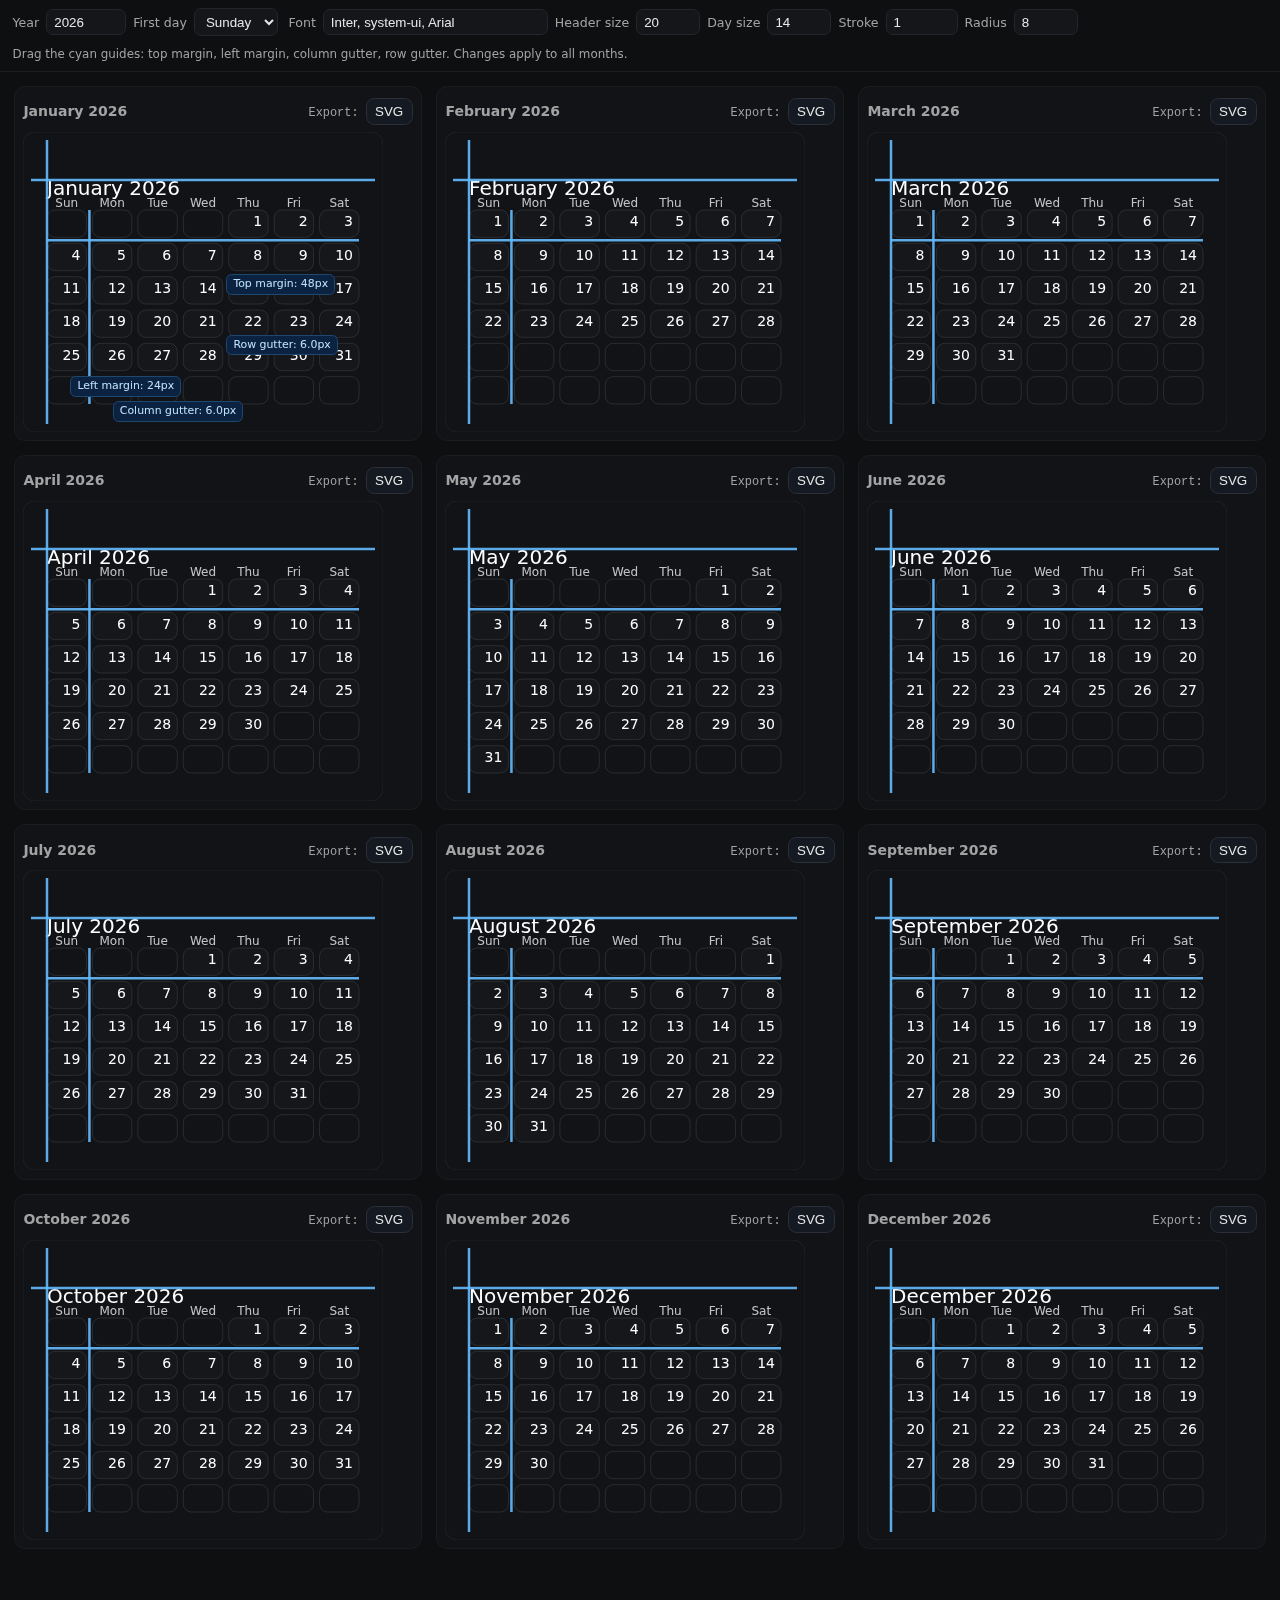
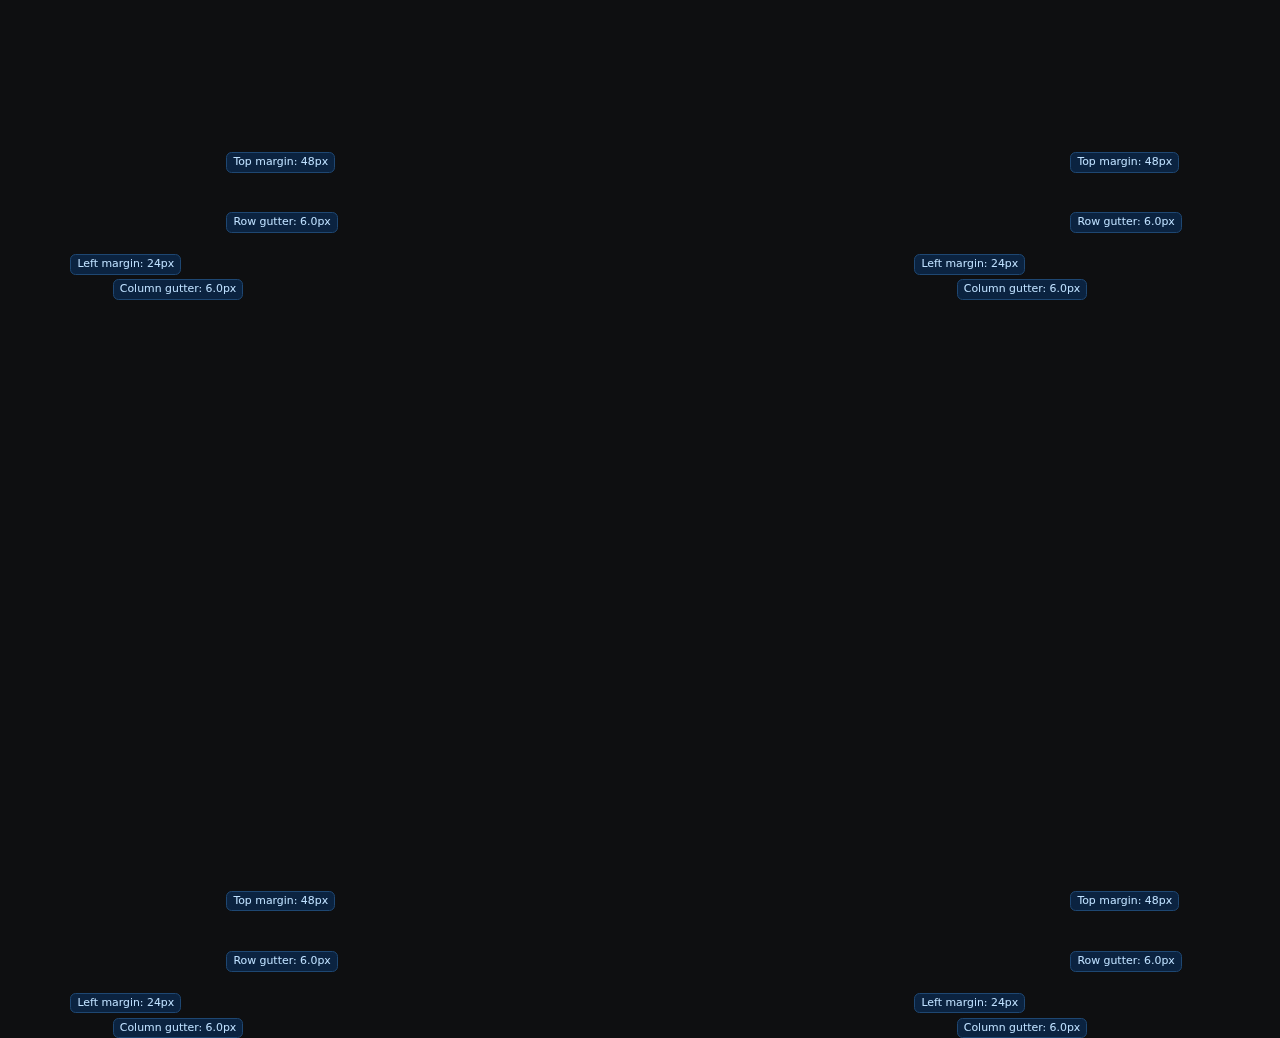
<file: darcal.html>
<!doctype html>
<html lang="en">
<head>
<meta charset="utf-8" />
<title>Calendar Template Lab — SVG</title>
<meta name="viewport" content="width=device-width, initial-scale=1" />
<style>
  :root {
    --bg:#0e0f11; --fg:#e7e7e7; --muted:#a3a3a3; --accent:#4da3ff; --grid:#26282c; --guide:#6bf;
  }
  html,body { height:100%; margin:0; background:var(--bg); color:var(--fg); font:14px/1.35 system-ui, -apple-system, Segoe UI, Roboto, Helvetica, Arial, sans-serif; }
  header { position:sticky; top:0; z-index:10; backdrop-filter:saturate(1.2) blur(6px); background:#0e0f11cc; border-bottom:1px solid #1a1c20; }
  .bar { display:flex; gap:.75rem; align-items:center; padding:.6rem .9rem; flex-wrap:wrap; }
  .bar label { color:var(--muted); font-size:.9rem; }
  .bar input, .bar select { background:#14161a; color:var(--fg); border:1px solid #24262b; border-radius:.5rem; padding:.3rem .5rem; }
  .wrap { padding:1rem; display:grid; grid-template-columns:repeat(3, 1fr); gap:1rem; }
  .card { background:#111317; border:1px solid #1a1c20; border-radius:.8rem; padding:.6rem; position:relative; }
  .title { display:flex; justify-content:space-between; align-items:center; color:var(--muted); margin:.2rem 0 .5rem; }
  button { background:#151922; color:var(--fg); border:1px solid #2a2f39; border-radius:.6rem; padding:.35rem .6rem; cursor:pointer; }
  button:active { transform:translateY(1px); }
  .guide-label { position:absolute; background:#0b2340; color:#bfe1ff; border:1px solid #1e4772; padding:2px 6px; border-radius:.4rem; font-size:.78rem; pointer-events:none; white-space:nowrap; }
  .muted { color:var(--muted); }
  .small { font-size:.85rem; }
  .row { display:flex; gap:.5rem; align-items:center; flex-wrap:wrap; }
  .mono { font-family: ui-monospace, SFMono-Regular, Menlo, Consolas, "Liberation Mono", monospace; }
  .tip { color:#9fb8ff; }
</style>
</head>
<body>

<header>
  <div class="bar">
    <div class="row">
      <label>Year</label>
      <input id="year" type="number" min="1600" max="4000" value="2026" />
      <label>First day</label>
      <select id="firstDay">
        <option value="0">Sunday</option>
        <option value="1">Monday</option>
      </select>
    </div>
    <div class="row">
      <label>Font</label>
      <input id="fontFamily" type="text" value="Inter, system-ui, Arial" size="24"/>
      <label>Header size</label>
      <input id="hdrSize" type="number" value="20" min="8" max="64" />
      <label>Day size</label>
      <input id="daySize" type="number" value="14" min="8" max="40" />
      <label>Stroke</label>
      <input id="stroke" type="number" value="1" step="0.5" min="0" max="4" />
      <label>Radius</label>
      <input id="radius" type="number" value="8" min="0" max="30" />
    </div>
    <div class="row">
      <span class="small muted">Drag the cyan guides: top margin, left margin, column gutter, row gutter. Changes apply to all months.</span>
    </div>
  </div>
</header>

<main class="wrap" id="grid"></main>

<script>
/* ===========================
   “Coder” brain: implementation
   =========================== */

// --- Calendar math (Gregorian) ---
function isLeap(y){ return (y%4===0 && y%100!==0) || (y%400===0); }
function daysInMonth(y,m){ return [31, isLeap(y)?29:28,31,30,31,30,31,31,30,31,30,31][m]; }
function firstWeekday(y,m, firstDay) {
  // JS Date: 0=Sun..6=Sat; adjust so firstDay=0 means Sunday or Monday etc.
  const d = new Date(y, m, 1).getDay();
  // shift so that return 0 = firstDay
  return (d - firstDay + 7) % 7;
}
const MONTH_NAMES = ["January","February","March","April","May","June","July","August","September","October","November","December"];
function weekdayNames(firstDay) {
  const base = ["Sun","Mon","Tue","Wed","Thu","Fri","Sat"];
  return base.slice(firstDay).concat(base.slice(0, firstDay));
}

// --- Global shared layout state (draggable guides control these) ---
const layout = {
  W: 360, H: 300,       // month board size (inner SVG viewBox)
  mTop: 48, mLeft: 24,  // inner margins
  mRight: 24, mBottom: 28,
  gutterX: 6, gutterY: 6,
  hdrGap: 10,           // header to grid gap
};

// Settings bound to UI controls
const settings = {
  year: 2026,
  firstDay: 0, // 0 Sunday, 1 Monday
  fontFamily: "Inter, system-ui, Arial",
  hdrSize: 20,
  daySize: 14,
  stroke: 1,
  radius: 8
};

// --- DOM helpers ---
const $ = sel => document.querySelector(sel);
const gridEl = $("#grid");

// --- Build 12 month cards ---
function renderAll() {
  gridEl.innerHTML = "";
  const dnames = weekdayNames(settings.firstDay);
  for (let m=0;m<12;m++){
    const card = document.createElement("div");
    card.className = "card";
    const head = document.createElement("div");
    head.className = "title";
    head.innerHTML = `<strong>${MONTH_NAMES[m]} ${settings.year}</strong>
      <span class="muted small mono">Export:
        <button data-export="${m}">SVG</button>
      </span>`;
    card.appendChild(head);
    const svg = renderMonthSVG(settings.year, m, dnames);
    svg.dataset.month = m;
    card.appendChild(svg);
    gridEl.appendChild(card);
  }
  attachExports();
  attachGuides(); // set once (absolute overlays per-card)
}

// --- Per-month SVG render ---
function renderMonthSVG(year, month, dnames){
  const {W,H,mTop,mLeft,mRight,mBottom,gutterX,gutterY,hdrGap} = layout;
  const cols = 7, rows = 6;
  const innerW = W - mLeft - mRight;
  const innerH = H - mTop - mBottom - settings.hdrSize - hdrGap;
  const cellW = (innerW - gutterX*(cols-1)) / cols;
  const cellH = (innerH - gutterY*(rows-1)) / rows;

  const startOffset = firstWeekday(year, month, settings.firstDay);
  const dim = daysInMonth(year, month);

  // Build SVG
  const svgns = "http://www.w3.org/2000/svg";
  const svg = document.createElementNS(svgns, "svg");
  svg.setAttribute("viewBox", `0 0 ${W} ${H}`);
  svg.setAttribute("width", W);
  svg.setAttribute("height", H);
  svg.style.display = "block";
  svg.style.background = "transparent";

  // Background board
  const bg = document.createElementNS(svgns, "rect");
  bg.setAttribute("x", 0); bg.setAttribute("y", 0);
  bg.setAttribute("width", W); bg.setAttribute("height", H);
  bg.setAttribute("rx", 12);
  bg.setAttribute("fill", "none");
  bg.setAttribute("stroke", "rgba(255,255,255,0.06)");
  svg.appendChild(bg);

  // Month title
  const title = document.createElementNS(svgns, "text");
  title.setAttribute("x", mLeft);
  title.setAttribute("y", mTop);
  title.setAttribute("font-family", settings.fontFamily);
  title.setAttribute("font-size", settings.hdrSize);
  title.setAttribute("dominant-baseline", "hanging");
  title.setAttribute("fill", "white");
  title.textContent = `${MONTH_NAMES[month]} ${year}`;
  svg.appendChild(title);

  // Weekday header
  const y0 = mTop + settings.hdrSize + hdrGap;
  dnames.forEach((d,i)=>{
    const tx = mLeft + i*(cellW+gutterX) + cellW/2;
    const t = document.createElementNS(svgns, "text");
    t.setAttribute("x", tx);
    t.setAttribute("y", y0- (gutterY>2?gutterY/2:2));
    t.setAttribute("font-family", settings.fontFamily);
    t.setAttribute("font-size", 12);
    t.setAttribute("text-anchor", "middle");
    t.setAttribute("fill", "rgba(255,255,255,0.75)");
    t.textContent = d;
    svg.appendChild(t);
  });

  // Grid cells + day numbers
  const gridY = y0;
  const stroke = settings.stroke;
  const r = settings.radius;

  let day = 1;
  for (let rIdx=0; rIdx<rows; rIdx++){
    for (let c=0;c<cols;c++){
      const idx = rIdx*cols + c;
      const isActive = (idx >= startOffset) && (day <= dim);
      const x = mLeft + c*(cellW+gutterX);
      const y = gridY + rIdx*(cellH+gutterY);

      const cell = document.createElementNS(svgns, "rect");
      cell.setAttribute("x", x); cell.setAttribute("y", y);
      cell.setAttribute("width", cellW); cell.setAttribute("height", cellH);
      cell.setAttribute("rx", r);
      cell.setAttribute("fill", isActive ? "rgba(255,255,255,0.02)" : "transparent");
      cell.setAttribute("stroke", "rgba(255,255,255,0.10)");
      cell.setAttribute("stroke-width", stroke);
      svg.appendChild(cell);

      if (isActive){
        const dn = document.createElementNS(svgns, "text");
        dn.setAttribute("x", x + cellW - 6);
        dn.setAttribute("y", y + 6);
        dn.setAttribute("font-family", settings.fontFamily);
        dn.setAttribute("font-size", settings.daySize);
        dn.setAttribute("fill", "white");
        dn.setAttribute("text-anchor", "end");
        dn.setAttribute("dominant-baseline", "hanging");
        dn.textContent = day;
        svg.appendChild(dn);
        day++;
      }
    }
  }
  return svg;
}

// --- Export logic ---
function attachExports(){
  gridEl.querySelectorAll("button[data-export]").forEach(btn=>{
    btn.onclick = ()=>{
      const m = +btn.dataset.export;
      const card = btn.closest(".card");
      const svg = card.querySelector("svg");
      const content = serializeSVG(svg);
      const blob = new Blob([content], {type:"image/svg+xml;charset=utf-8"});
      const url = URL.createObjectURL(blob);
      const a = document.createElement("a");
      a.href = url;
      a.download = `${MONTH_NAMES[m]}_${settings.year}.svg`;
      document.body.appendChild(a); a.click(); a.remove(); URL.revokeObjectURL(url);
    };
  });
}
function serializeSVG(svg){
  const pre = `<?xml version="1.0" encoding="UTF-8" standalone="no"?>\n`;
  const cloned = svg.cloneNode(true);
  // Ensure inline fonts and colors remain; viewBox already set.
  return pre + new XMLSerializer().serializeToString(cloned);
}

// --- Draggable guides (apply to all months) ---
let activeGuide = null;
function attachGuides(){
  // One overlay per card (keeps labels local)
  gridEl.querySelectorAll(".card").forEach(card=>{
    const svg = card.querySelector("svg");
    // Clear previous guides if any
    card.querySelectorAll(".guide, .guide-label").forEach(el=>el.remove());

    const {W,H,mTop,mLeft,mRight,mBottom,gutterX,gutterY,hdrGap} = layout;
    const cols=7, rows=6;
    const innerW = W - mLeft - mRight;
    const innerH = H - mTop - mBottom - settings.hdrSize - hdrGap;
    const cellW = (innerW - gutterX*(cols-1)) / cols;
    const cellH = (innerH - gutterY*(rows-1)) / rows;
    const gridY = mTop + settings.hdrSize + hdrGap;

    function mkGuideLine(x1,y1,x2,y2, key){
      const line = document.createElementNS("http://www.w3.org/2000/svg","line");
      line.setAttribute("x1",x1); line.setAttribute("y1",y1);
      line.setAttribute("x2",x2); line.setAttribute("y2",y2);
      line.setAttribute("stroke","var(--guide)");
      line.setAttribute("stroke-width","2.5");
      line.setAttribute("opacity","0.9");
      line.classList.add("guide");
      line.style.cursor = (key==='mTop' || key==='row') ? "ns-resize" : "ew-resize";
      line.addEventListener("pointerdown", (e)=>{ activeGuide = {key, startX:e.clientX, startY:e.clientY}; e.target.setPointerCapture(e.pointerId); });
      line.addEventListener("pointermove", (e)=>{
        if (!activeGuide) return;
        if (activeGuide.key !== key) return;
        const dy = e.clientY - activeGuide.startY;
        const dx = e.clientX - activeGuide.startX;

        // Update shared layout with clamped values
        if (key==='mTop'){
          layout.mTop = clamp(mTop + dy, 10, H*0.4);
        } else if (key==='mLeft'){
          layout.mLeft = clamp(mLeft + dx, 8, W*0.4);
        } else if (key==='col'){ // gutterX
          layout.gutterX = clamp(gutterX + dx*0.05, 0, 30);
        } else if (key==='row'){ // gutterY
          layout.gutterY = clamp(gutterY + dy*0.05, 0, 30);
        }
        renderAll(); // propagate to all months
      });
      line.addEventListener("pointerup", ()=>{ activeGuide = null; });
      svg.appendChild(line);

      // Label
      const lbl = document.createElement("div");
      lbl.className = "guide-label";
      lbl.textContent = labelText(key);
      card.appendChild(lbl);
      // Position label near the line
      const rect = svg.getBoundingClientRect();
      positionLabel(lbl, rect, x1,y1,x2,y2);
    }

    // Top margin guide
    mkGuideLine(8, mTop, W-8, mTop, 'mTop');
    // Left margin guide
    mkGuideLine(mLeft, 8, mLeft, H-8, 'mLeft');
    // Column gutter guide (between col0 and col1)
    mkGuideLine(mLeft + cellW + gutterX/2, gridY, mLeft + cellW + gutterX/2, gridY + rows*cellH + (rows-1)*gutterY, 'col');
    // Row gutter guide (between row0 and row1)
    mkGuideLine(mLeft, gridY + cellH + gutterY/2, mLeft + cols*cellW + (cols-1)*gutterX, gridY + cellH + gutterY/2, 'row');
  });
}
function labelText(key){
  if (key==='mTop') return `Top margin: ${layout.mTop.toFixed(0)}px`;
  if (key==='mLeft') return `Left margin: ${layout.mLeft.toFixed(0)}px`;
  if (key==='col') return `Column gutter: ${layout.gutterX.toFixed(1)}px`;
  if (key==='row') return `Row gutter: ${layout.gutterY.toFixed(1)}px`;
  return key;
}
function positionLabel(lbl, rect, x1,y1,x2,y2){
  // Place near the center of the line
  const cx = (x1+x2)/2, cy = (y1+y2)/2;
  lbl.style.left = `${rect.left + window.scrollX + cx + 8}px`;
  lbl.style.top  = `${rect.top  + window.scrollY + cy + 8}px`;
}

// --- Clamp ---
function clamp(v,min,max){ return Math.min(max, Math.max(min, v)); }

// --- Hook up controls ---
function wireUI(){
  const bindings = [
    ["#year", "year", parseInt],
    ["#firstDay","firstDay", parseInt],
    ["#fontFamily","fontFamily", v=>v],
    ["#hdrSize","hdrSize", v=>parseFloat(v)||20],
    ["#daySize","daySize", v=>parseFloat(v)||14],
    ["#stroke","stroke", v=>parseFloat(v)||1],
    ["#radius","radius", v=>parseFloat(v)||8],
  ];
  bindings.forEach(([sel,key,cast])=>{
    const el = $(sel);
    el.value = settings[key];
    el.addEventListener("input", ()=>{
      settings[key] = cast(el.value);
      renderAll();
    });
  });
}

// --- Init ---
(function init(){
  wireUI();
  // seed with current year in local timezone
  const now = new Date();
  settings.year = now.getFullYear();
  $("#year").value = settings.year;
  renderAll();
})();
</script>
</body>
</html>
</file>
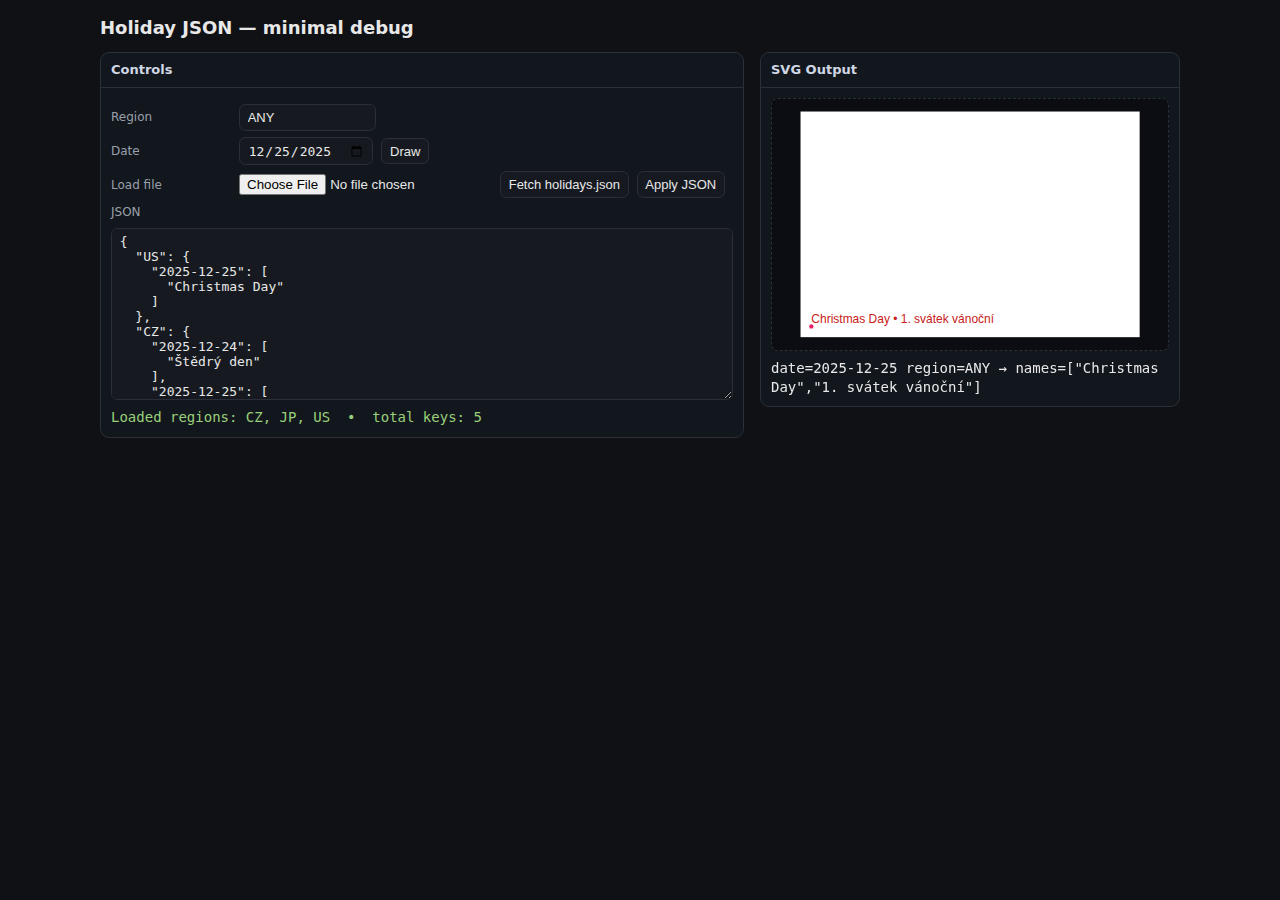
<file: test.html>
<!doctype html>
<html lang="en">
<head>
<meta charset="utf-8" />
<title>Darcal Holiday Debugger</title>
<meta name="viewport" content="width=device-width, initial-scale=1" />
<style>
  :root{--bg:#0f1115;--fg:#e8e8e8;--mut:#9aa0ab;--line:#2a2f39;--accent:#5aa9ff}
  html,body{height:100%;margin:0;background:var(--bg);color:var(--fg);font:14px/1.35 system-ui,-apple-system,Segoe UI,Roboto,Helvetica,Arial,sans-serif}
  .wrap{max-width:1080px;margin:0 auto;padding:16px}
  h1{font-size:18px;margin:0 0 12px}
  .row{display:flex; gap:8px; align-items:center; flex-wrap:wrap; margin:6px 0}
  label{min-width:120px;color:var(--mut);font-size:12px}
  input[type="text"],input[type="date"],select,textarea,button{
    background:#161a20;color:var(--fg);border:1px solid var(--line);border-radius:.45rem;
    padding:.35rem .55rem; font-size:13px
  }
  textarea{width:100%; min-height:160px; font-family:ui-monospace, SFMono-Regular, Menlo, Consolas, monospace}
  button{cursor:pointer}
  .status{margin-top:8px; color:#9ad07a; white-space:pre-wrap}
  .error{color:#ff6b6b}
  .pane{display:grid; grid-template-columns: 1fr 420px; gap:16px; align-items:start}
  .card{border:1px solid var(--line); border-radius:.65rem; overflow:hidden; background:#12161d}
  .card h2{margin:0; padding:8px 10px; font-size:13px; color:#cfd6e4; border-bottom:1px solid var(--line)}
  .card .body{padding:10px}
  #svgHost{display:flex; align-items:center; justify-content:center; padding:12px; background:#0b0d12; border:1px dashed #2a2f39; border-radius:.5rem}
  .mono{font-family:ui-monospace, SFMono-Regular, Menlo, Consolas, monospace}
</style>
</head>
<body>
<div class="wrap">
  <h1>Holiday JSON — minimal debug</h1>

  <div class="pane">
    <div class="card">
      <h2>Controls</h2>
      <div class="body">
        <div class="row">
          <label>Region</label>
          <input id="region" type="text" value="ANY" list="regionsList" style="width:120px">
          <datalist id="regionsList"></datalist>
        </div>
        <div class="row">
          <label>Date</label>
          <input id="date" type="date" value="2025-12-25">
          <button id="draw">Draw</button>
        </div>
        <div class="row">
          <label>Load file</label>
          <input id="file" type="file" accept=".json">
          <button id="fetch">Fetch holidays.json</button>
          <button id="apply">Apply JSON</button>
        </div>
        <div class="row" style="align-items:flex-start">
          <label>JSON</label>
          <textarea id="jsonArea" placeholder='{
  "US": { "2025-12-25": ["Christmas Day"] },
  "CZ": { "2025-12-24": ["Štědrý den"], "2025-12-25": ["1. svátek vánoční"], "2025-12-26": ["2. svátek vánoční"] }
}'></textarea>
        </div>
        <div id="status" class="status mono"></div>
      </div>
    </div>

    <div class="card">
      <h2>SVG Output</h2>
      <div class="body">
        <div id="svgHost">
          <!-- SVG goes here -->
        </div>
        <div id="info" class="mono" style="margin-top:8px"></div>
      </div>
    </div>
  </div>
</div>

<script>
(function(){
  const $ = id => document.getElementById(id);
  const PX_PER_MM = 96/25.4;
  const mm = v => v*PX_PER_MM;

  const state = {
    holidays: {},
  };

  function setStatus(msg, ok=true){
    const el = $("status");
    el.textContent = msg;
    el.className = ok ? "status mono" : "status mono error";
  }

  function normalizeHolidayObject(data){
    if (Array.isArray(data)) {
      const out={};
      for(const it of data){
        if(!it || !it.date || !it.name) continue;
        const region=(it.region||"__ALL__").toUpperCase();
        out[region] ||= {};
        out[region][it.date] ||= [];
        out[region][it.date].push(it.name);
      }
      return out;
    }
    if (typeof data==="object" && data){
      const firstKey = Object.keys(data)[0] || "";
      if (/^\d{4}-\d{2}-\d{2}$/.test(firstKey)) {
        return { "__ALL__": data };
      }
      return data;
    }
    return {};
  }

  function setHolidayObject(obj){
    state.holidays = obj || {};
    const regions = Object.keys(state.holidays).filter(k=>k!=="__ALL__").sort();
    const dl = $("regionsList"); dl.innerHTML = "";
    const optAny = document.createElement("option"); optAny.value="ANY"; dl.appendChild(optAny);
    for(const r of regions){ const o=document.createElement("option"); o.value=r; dl.appendChild(o); }
    setStatus(`Loaded regions: ${regions.join(", ") || "(none)"}  •  total keys: ${
      Object.values(state.holidays).reduce((n,m)=>n+Object.keys(m).length,0) + Object.keys(state.holidays["__ALL__"]||{}).length}`);
    console.debug("[test] holidays object:", state.holidays);
  }

  function pad2(n){ return String(n).padStart(2,'0'); }

  function holidayNamesFor(H, region, dateKey){
    const R = (region||"").toUpperCase();
    let out = [];
    if (!R || R==="ANY" || R==="*"){
      for (const k of Object.keys(H)){
        if (k==="__ALL__") continue;
        const names = H[k]?.[dateKey];
        if (Array.isArray(names)) out = out.concat(names);
      }
    } else {
      const names = H[R]?.[dateKey];
      if (Array.isArray(names)) out = out.concat(names);
    }
    const all = H["__ALL__"]?.[dateKey];
    if (Array.isArray(all)) out = out.concat(all);
    return out;
  }

  function drawCellWithNames(dateStr, region){
    const host = $("svgHost"); host.innerHTML = "";
    const NS = "http://www.w3.org/2000/svg";
    const wmm=90, hmm=60;

    const svg = document.createElementNS(NS,"svg");
    svg.setAttribute("width", mm(wmm));
    svg.setAttribute("height", mm(hmm));
    svg.setAttribute("viewBox", `0 0 ${mm(wmm)} ${mm(hmm)}`);

    const page = document.createElementNS(NS,"rect");
    page.setAttribute("x",0); page.setAttribute("y",0);
    page.setAttribute("width", mm(wmm)); page.setAttribute("height", mm(hmm));
    page.setAttribute("fill","#fff"); page.setAttribute("stroke","#000");
    svg.appendChild(page);

    const names = holidayNamesFor(state.holidays, region, dateStr);
    console.debug("[test] draw", {dateStr, region, names});
    $("info").textContent = `date=${dateStr} region=${region}  →  names=${JSON.stringify(names)}`;

    // Draw bottom-left label with white halo (like app)
    if (names.length){
      const text = document.createElementNS(NS,"text");
      text.setAttribute("x", mm(3));
      text.setAttribute("y", mm(hmm-3));
      text.setAttribute("font-family", "Inter, Arial, sans-serif");
      text.setAttribute("font-size", 12);
      text.setAttribute("fill", "#c82020");
      text.setAttribute("text-anchor", "start");
      text.setAttribute("dominant-baseline", "ideographic");
      text.setAttribute("paint-order", "stroke");
      text.setAttribute("stroke", "#ffffff");
      text.setAttribute("stroke-width", 0.6);
      text.textContent = names.join(" • ");
      svg.appendChild(text);

      // anchor dot for reference
      const dot=document.createElementNS(NS,"circle");
      dot.setAttribute("cx", mm(3)); dot.setAttribute("cy", mm(hmm-3));
      dot.setAttribute("r", 2.5); dot.setAttribute("fill", "#e91e63"); dot.setAttribute("stroke","#fff"); dot.setAttribute("stroke-width",0.7);
      svg.appendChild(dot);
    }

    host.appendChild(svg);
  }

  // Wire UI
  $("fetch").addEventListener("click", async ()=>{
    try{
      setStatus("Fetching holidays.json …");
      const res = await fetch("holidays.json", {cache:"no-store"});
      if(!res.ok) throw new Error("HTTP "+res.status);
      const data = await res.json();
      $("jsonArea").value = JSON.stringify(data, null, 2);
      setHolidayObject(normalizeHolidayObject(data));
    }catch(e){
      setStatus("Fetch failed: "+e.message, false);
    }
  });

  $("file").addEventListener("change",(e)=>{
    const f=e.target.files?.[0]; if(!f) return;
    const fr=new FileReader();
    fr.onload=()=>{ $("jsonArea").value = String(fr.result||""); };
    fr.readAsText(f);
  });

  $("apply").addEventListener("click", ()=>{
    try{
      const data = JSON.parse($("jsonArea").value||"{}");
      setHolidayObject(normalizeHolidayObject(data));
    }catch(e){
      setStatus("Invalid JSON: "+e.message, false);
    }
  });

  $("draw").addEventListener("click", ()=>{
    const dateStr = $("date").value || "2025-12-25";
    const region = $("region").value || "ANY";
    drawCellWithNames(dateStr, region);
  });

  // Defaults for quick test
  $("jsonArea").value = JSON.stringify({
    "US":{"2025-12-25":["Christmas Day"]},
    "CZ":{"2025-12-24":["Štědrý den"],"2025-12-25":["1. svátek vánoční"],"2025-12-26":["2. svátek vánoční"]},
    "JP":{"2025-01-01":["元日"]}
  }, null, 2);
  setHolidayObject(normalizeHolidayObject(JSON.parse($("jsonArea").value)));
  $("date").value = "2025-12-25";
  drawCellWithNames("2025-12-25","ANY");
})();
</script>
</body>
</html>
</file>
<file: BKP/A/styles.css>
:root{
  --bg:#0f1115; --fg:#e8e8e8; --muted:#a6a6a6; --panel:#13161c; --line:#262a33;
  --accent:#5aa9ff; --guide:#78d1ff; --hud:#ffe16b;
  --sidebar-w:360px; --sidebar-min:260px; --sidebar-max:640px;
  --ui-scale:1; /* zoom for settings pane */
}

*{box-sizing:border-box}
html,body{height:100%;background:var(--bg);color:var(--fg);font:14px/1.35 system-ui,-apple-system,Segoe UI,Roboto,Helvetica,Arial,sans-serif;margin:0}
.app{display:grid;grid-template-columns:var(--sidebar-w) 6px 1fr;min-height:100vh}
.scroll{overflow:auto}

/* stop scroll chaining so each pane scrolls on its own */
.settings,
.preview { overscroll-behavior: contain; }

/* left */
.settings{background:var(--panel);border-right:1px solid var(--line);padding:10px 12px}
.settings-inner{
  transform: scale(var(--ui-scale));
  transform-origin: left top;
  width: calc(100% / var(--ui-scale)); /* compensate so content still fills */
}
h2{font-size:13px;color:var(--muted);margin:12px 0 6px;text-transform:uppercase;letter-spacing:.06em}
.row{display:flex;gap:8px;align-items:center;margin-bottom:6px;flex-wrap:wrap}
label{min-width:120px;color:var(--muted);font-size:12px}
.grid2{display:grid;grid-template-columns:1fr 1fr;gap:8px}
input[type="number"],input[type="text"],select{background:#161a20;color:var(--fg);border:1px solid #2a2f39;border-radius:.5rem;padding:.35rem .5rem;min-width:0}
input[type="checkbox"]{transform:translateY(1px)}
.btns{display:flex;gap:8px;flex-wrap:wrap;margin:10px 0}
button{background:#172133;color:var(--fg);border:1px solid #2a3652;border-radius:.6rem;padding:.4rem .7rem;cursor:pointer}
button:active{transform:translateY(1px)}
.hidden{display:none}

/* splitter */
.splitter{background:var(--line);cursor:col-resize}
.splitter::after{content:"";display:block;width:2px;height:100%;margin:0 auto;background:#2f3440}

/* right */
.workspace{display:flex;flex-direction:column;min-width:0}
.topbar{border-bottom:1px solid var(--line);padding:8px 12px;display:flex;align-items:center;justify-content:space-between}
.topbar .nav{display:flex;gap:8px;align-items:center;flex-wrap:wrap}
.preview{position:relative;background:#0c0e12;padding:8px;overflow:auto;height:calc(100vh - 49px)}
.guide{stroke:var(--guide);stroke-width:1.5;stroke-dasharray:6 4;fill:none}
.handle{fill:#0c1829;stroke:var(--guide);stroke-width:1.5}
.hud{position:absolute;z-index:10;background:var(--hud);color:#000;padding:2px 6px;border-radius:.35rem;font-size:12px;border:1px solid #b89c2a;pointer-events:none}
</file>
<file: BKP/B/styles.css>
:root{
  --bg:#0f1115; --fg:#e8e8e8; --muted:#a6a6a6; --panel:#13161c; --line:#262a33;
  --accent:#5aa9ff; --guide:#78d1ff; --hud:#ffe16b; --magenta:#ff2bbf;
}

*{box-sizing:border-box}
html,body{height:100%;margin:0;background:var(--bg);color:var(--fg);font:14px/1.35 system-ui,-apple-system,Segoe UI,Roboto,Helvetica,Arial,sans-serif}

/* Preview */
.preview{
  position:fixed; inset:0; background:#0c0e12; overflow:hidden; touch-action:none;
}
#stage{ position:absolute; left:0; top:0; transform-origin:0 0; will-change:transform; }
svg [data-role]{ touch-action:none }
.guide{stroke:var(--guide);stroke-width:1.5;stroke-dasharray:6 4;fill:none}
.handle{fill:#0c1829;stroke:var(--guide);stroke-width:1.5}
.hud{position:absolute;z-index:10;background:var(--hud);color:#000;padding:2px 6px;border-radius:.35rem;font-size:12px;border:1px solid #b89c2a;pointer-events:none}

/* Rulers */
.ruler{position:absolute; z-index:6; pointer-events:none;}
.ruler-top{left:0; top:0; height:28px;}
.ruler-left{left:0; top:0; width:28px}

/* Draggable Settings button */
.settings-btn{
  position:fixed; z-index:30;
  right:16px; bottom:16px;
  padding:.5rem .85rem; border-radius:.65rem;
  font-size:15px; font-weight:600;
  background:#1f2a44; color:#fff; border:1px solid #2f416a;
  box-shadow:0 6px 18px rgba(0,0,0,.35);
  touch-action:none; user-select:none;
}
.settings-btn.dragging{ right:auto; bottom:auto; } /* avoid weird stretch while dragging */

/* Floating window */
.sheet{ position:fixed; inset:0; pointer-events:none; }
.sheet[aria-hidden="true"] .sheet-card{ display:none; }
.sheet-card{
  position:fixed; left:50%; top:50%; transform:translate(-50%,-50%);
  width: min(560px, 92vw); height: min(640px, 88vh);
  min-width: 320px; min-height: 320px;
  background:rgba(19,22,28,.96); border:1px solid var(--line);
  display:flex; flex-direction:column; border-radius:12px; overflow:hidden;
  font-size:13px; box-shadow:0 12px 40px rgba(0,0,0,.55); pointer-events:auto;
}
/* header: dragging only on title area; buttons stay clickable */
.sheet-header{
  display:flex;justify-content:space-between;align-items:center;
  padding:8px 10px; border-bottom:1px solid var(--line); user-select:none;
}
.sheet-header h1{font-size:15px;margin:0; cursor:move;}
.sheet-actions{display:flex; gap:6px}
.icon-btn{background:#172133;color:var(--fg);border:1px solid #2a3652;border-radius:.5rem;padding:.3rem .55rem}
.sheet-body{ padding:8px 10px; overflow:auto; overscroll-behavior:contain; }

/* compact controls */
h2{ font-size:12px; color:var(--muted); margin:10px 0 6px; text-transform:uppercase; letter-spacing:.06em }
.row{display:flex;gap:6px;align-items:center;margin-bottom:5px;flex-wrap:wrap}
label{min-width:96px;color:var(--muted);font-size:11px}
.grid2{display:grid;grid-template-columns:1fr 1fr;gap:6px}
input[type="number"],input[type="text"],select{
  background:#161a20;color:var(--fg);border:1px solid #2a2f39;border-radius:.45rem;
  padding:.24rem .38rem; min-width:0; font-size:13px; height:30px;
}
input[type="number"]{ width:92px }
input[type="text"]{ width:100% }
select{appearance:auto; max-width:220px}
input[type="checkbox"]{transform:translateY(1px)}
.btns{display:flex;gap:8px;flex-wrap:wrap;margin:10px 0}
button{background:#172133;color:var(--fg);border:1px solid #2a3652;border-radius:.55rem;padding:.38rem .65rem;cursor:pointer;font-size:13px}
button:active{transform:translateY(1px)}
.hidden{display:none}

/* section separators */
.sheet-body section + section{
  border-top:1px dashed #2a2f39; padding-top:10px; margin-top:8px;
}

/* window resize handles */
.win-handle{
  position:absolute; width:14px; height:14px; background:transparent;
  z-index:2; touch-action:none;
}
.handle-nw{left:-3px; top:-3px; cursor:nwse-resize}
.handle-ne{right:-3px; top:-3px; cursor:nesw-resize}
.handle-sw{left:-3px; bottom:-3px; cursor:nesw-resize}
.handle-se{right:-3px; bottom:-3px; cursor:nwse-resize}
.handle-n{left:50%; top:-3px; transform:translateX(-50%); cursor:ns-resize}
.handle-s{left:50%; bottom:-3px; transform:translateX(-50%); cursor:ns-resize}
.handle-w{left:-3px; top:50%; transform:translateY(-50%); cursor:ew-resize}
.handle-e{right:-3px; top:50%; transform:translateY(-50%); cursor:ew-resize}
</file>
